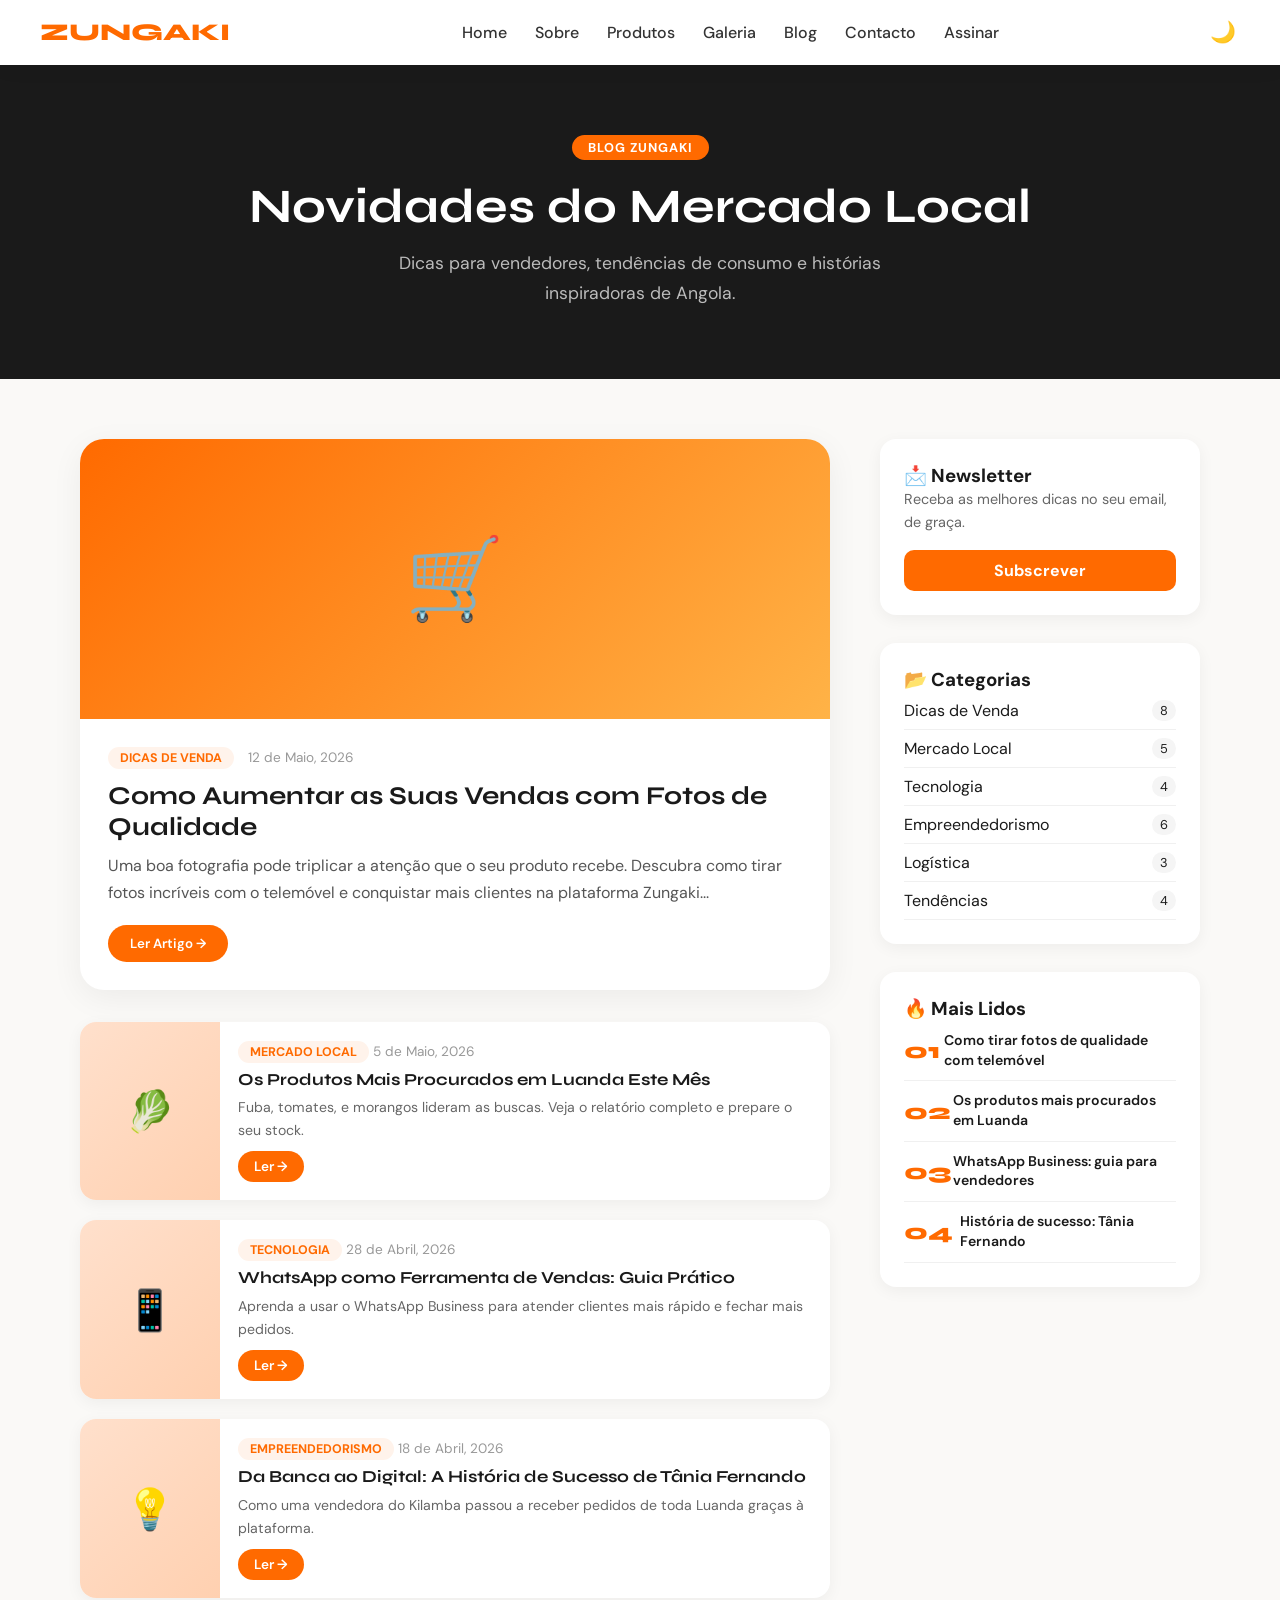
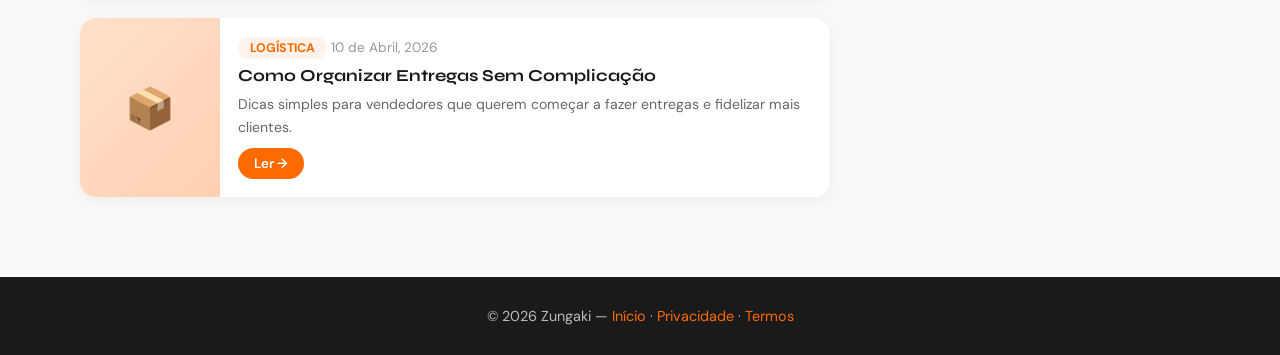
<file: blog.html>
<!DOCTYPE html>
<html lang="pt-AO">
<head>
    <meta charset="UTF-8">
    <meta name="viewport" content="width=device-width, initial-scale=1.0">
    <title>Blog - Zungaki</title>
    <meta name="description" content="Artigos, dicas e novidades do mercado local angolano. Blog oficial da Zungaki.">
    <link rel="preconnect" href="https://fonts.googleapis.com">
    <link href="https://fonts.googleapis.com/css2?family=Syne:wght@700;800&family=DM+Sans:ital,wght@0,400;0,500;0,600;1,400&display=swap" rel="stylesheet">

    <!-- Google Analytics (GA4) -->
    <style>
        * { margin: 0; padding: 0; box-sizing: border-box; }
        body { font-family: 'DM Sans', sans-serif; background: #faf9f7; color: #1a1a1a; }

        header {
            display: flex; justify-content: space-between; align-items: center;
            padding: 18px 40px; background: #fff;
            box-shadow: 0 2px 20px rgba(0,0,0,0.06);
            position: sticky; top: 0; z-index: 10;
        }
        .logo { font-family: 'Syne', sans-serif; font-size: 1.5rem; font-weight: 800; color: #ff6a00; }
        nav a { margin-left: 24px; text-decoration: none; color: #333; font-weight: 500; transition: color 0.2s; }
        nav a:hover { color: #ff6a00; }

        .logo {
      cursor: pointer;
     }

        /* Botão hambúrguer (menu mobile) */
        .menu-toggle {
            display: none;
            flex-direction: column;
            justify-content: space-between;
            width: 26px;
            height: 20px;
            background: none;
            border: none;
            cursor: pointer;
            padding: 0;
            z-index: 20;
        }
        .menu-toggle span {
            display: block;
            height: 3px;
            width: 100%;
            background: #1a1a1a;
            border-radius: 2px;
            transition: all 0.3s ease;
        }
        .menu-toggle.aberto span:nth-child(1) { transform: translateY(8.5px) rotate(45deg); }
        .menu-toggle.aberto span:nth-child(2) { opacity: 0; }
        .menu-toggle.aberto span:nth-child(3) { transform: translateY(-8.5px) rotate(-45deg); }

        /* Botão sol/lua (modo escuro) */
        .dark-toggle {
            background: none;
            border: none;
            font-size: 1.3rem;
            cursor: pointer;
            line-height: 1;
            padding: 4px;
        }

        /* Transições suaves ao trocar de tema */
        body, header, .artigo-destaque, .artigo-card, .sidebar-box, footer {
            transition: background 0.3s ease, color 0.3s ease;
        }

        /* ===== MODO ESCURO ===== */
        body.modo-escuro { background: #14120f; color: #eee; }
        body.modo-escuro header { background: #1e1c18; box-shadow: 0 2px 20px rgba(0,0,0,0.3); }
        body.modo-escuro nav a { color: #eee; }
        body.modo-escuro nav a:hover { color: #ff6a00; }
        body.modo-escuro .menu-toggle span { background: #eee; }

        body.modo-escuro .hero-blog { background: #0f0d0b; }
        body.modo-escuro .hero-blog p { color: #bbb; }

        body.modo-escuro .artigo-destaque,
        body.modo-escuro .artigo-card,
        body.modo-escuro .sidebar-box {
            background: #1e1c18;
            box-shadow: 0 8px 32px rgba(0,0,0,0.3);
        }
        body.modo-escuro .artigo-destaque p,
        body.modo-escuro .artigo-card p,
        body.modo-escuro .texto-extra p {
            color: #ccc;
        }
        body.modo-escuro .tag-cat { background: #3a2b1f; color: #ff9a3c; }
        body.modo-escuro .tag-cat:hover { background: #4a3826; }
        body.modo-escuro .data { color: #999; }

        body.modo-escuro .sidebar h3 { border-bottom-color: #ff6a00; }
        body.modo-escuro .cat-lista li { border-bottom-color: #333; }
        body.modo-escuro .cat-lista li span { background: #3a2b1f; color: #ff9a3c; }
        body.modo-escuro .popular-item { border-bottom-color: #333; }

        body.modo-escuro footer { background: #0f0d0b; }

        .hero-blog {
            background: #1a1a1a;
            color: white;
            text-align: center;
            padding: 70px 40px;
        }
        .hero-blog .tag {
            display: inline-block;
            background: #ff6a00;
            color: white;
            padding: 4px 16px;
            border-radius: 999px;
            font-size: 0.8rem;
            font-weight: 700;
            letter-spacing: 1px;
            text-transform: uppercase;
            margin-bottom: 18px;
        }
        .hero-blog h1 { font-family: 'Syne', sans-serif; font-size: 3rem; margin-bottom: 14px; }
        .hero-blog p { color: #bbb; font-size: 1.1rem; max-width: 520px; margin: 0 auto; line-height: 1.7; }

        /* Blog layout */
        .blog-container {
            max-width: 1200px;
            margin: 0 auto;
            padding: 60px 40px;
            display: grid;
            grid-template-columns: 1fr 320px;
            gap: 50px;
        }

        /* Artigo destaque */
        .artigo-destaque {
            background: white;
            border-radius: 24px;
            overflow: hidden;
            box-shadow: 0 8px 32px rgba(0,0,0,0.06);
            margin-bottom: 32px;
        }
        .artigo-destaque .img-placeholder {
            height: 280px;
            background: linear-gradient(135deg, #ff6a00, #ffb347);
            display: flex; align-items: center; justify-content: center;
            font-size: 5rem;
        }
        .artigo-destaque .corpo { padding: 28px; }
        .artigo-destaque .meta {
            display: flex; gap: 14px; align-items: center;
            margin-bottom: 12px;
        }
        .tag-cat {
            background: #fff3eb;
            color: #ff6a00;
            padding: 3px 12px;
            border-radius: 999px;
            font-size: 0.78rem;
            font-weight: 700;
            text-transform: uppercase;
            cursor: pointer;
            transition: background 0.2s;
        }
        .tag-cat:hover { background: #ffe0cc; }
        .data { color: #999; font-size: 0.85rem; }
        .artigo-destaque h2 {
            font-family: 'Syne', sans-serif;
            font-size: 1.6rem;
            margin-bottom: 10px;
            line-height: 1.2;
        }
        .titulo-clicavel { cursor: pointer; transition: color 0.2s; }
        .titulo-clicavel:hover { color: #ff6a00; }
        .artigo-destaque p { color: #555; line-height: 1.7; margin-bottom: 18px; }
        .btn-ler {
            display: inline-flex; align-items: center; gap: 8px;
            background: #ff6a00; color: white;
            padding: 10px 22px; border-radius: 999px;
            text-decoration: none; font-weight: 600;
            transition: background 0.2s;
            border: none; cursor: pointer;
            font-family: 'DM Sans', sans-serif;
        }
        .btn-ler:hover { background: #e55a00; }

        /* Texto extra (Ler mais) */
        .texto-extra {
            display: none;
            overflow: hidden;
        }
        .texto-extra.aberto { display: block; }
        .artigo-destaque .texto-extra p { color: #555; line-height: 1.7; margin-bottom: 12px; }
        .artigo-card .texto-extra p { color: #666; font-size: 0.88rem; line-height: 1.6; margin-bottom: 10px; }

        /* Lista de artigos */
        .artigo-card {
            background: white; border-radius: 16px;
            overflow: hidden; display: flex; gap: 0;
            box-shadow: 0 4px 16px rgba(0,0,0,0.05);
            margin-bottom: 20px; flex-direction: row;
        }
        .artigo-card .card-img {
            width: 140px; flex-shrink: 0;
            background: linear-gradient(135deg, #ffe0cc, #ffd0b0);
            display: flex; align-items: center; justify-content: center;
            font-size: 2.5rem;
        }
        .artigo-card .card-corpo { padding: 18px; }
        .artigo-card h3 { font-family: 'Syne', sans-serif; font-size: 1.05rem; margin: 8px 0 6px; line-height: 1.3; }
        .artigo-card p { color: #666; font-size: 0.88rem; line-height: 1.6; }
        .artigo-card .btn-ler { padding: 7px 16px; font-size: 0.85rem; margin-top: 10px; }

        /* Sidebar */
        .sidebar h3 {
            font-family: 'Syne', sans-serif;
            font-size: 1.1rem;
            margin-bottom: 16px;
            padding-bottom: 10px;
            border-bottom: 2px solid #ff6a00;
        }

        .sidebar-box {
            background: white;
            border-radius: 16px;
            padding: 24px;
            box-shadow: 0 4px 16px rgba(0,0,0,0.05);
            margin-bottom: 28px;
        }

        /* Newsletter na sidebar */
        .newsletter-form input {
            width: 100%;
            padding: 10px 14px;
            border: 1px solid #ddd;
            border-radius: 10px;
            font-family: 'DM Sans', sans-serif;
            font-size: 0.9rem;
            margin-bottom: 10px;
            outline: none;
        }
        .newsletter-form input:focus { border-color: #ff6a00; }
        .newsletter-form button {
            width: 100%; padding: 10px;
            background: #ff6a00; color: white;
            border: none; border-radius: 10px;
            font-weight: 700; cursor: pointer;
            font-family: 'DM Sans', sans-serif;
            transition: background 0.2s;
        }
        .newsletter-form button:hover { background: #e55a00; }

        /* Categorias lista */
        .cat-lista { list-style: none; }
        .cat-lista li {
            display: flex; justify-content: space-between;
            padding: 8px 0;
            border-bottom: 1px solid #f0f0f0;
            cursor: pointer; transition: color 0.2s;
        }
        .cat-lista li:hover { color: #ff6a00; }
        .cat-lista li span { background: #f5f5f5; padding: 2px 8px; border-radius: 999px; font-size: 0.8rem; }

        /* Posts populares */
        .popular-item {
            display: flex; gap: 12px; align-items: center;
            padding: 10px 0; border-bottom: 1px solid #f0f0f0;
        }
        .popular-num {
            font-family: 'Syne', sans-serif;
            font-size: 1.4rem; color: #ff6a00; font-weight: 800;
            min-width: 28px;
        }
        .popular-titulo { font-size: 0.88rem; font-weight: 600; line-height: 1.4; cursor: pointer; }
        .popular-titulo:hover { color: #ff6a00; }

        footer {
            background: #1a1a1a; color: #bbb;
            text-align: center; padding: 30px;
            font-size: 0.9rem;
        }
        footer a { color: #ff6a00; text-decoration: none; }

        @media (max-width: 900px) {
            .blog-container { grid-template-columns: 1fr; }
            .hero-blog h1 { font-size: 2rem; }
        }
        @media (max-width: 768px) {
            .menu-toggle { display: flex; }

            nav {
                display: flex;
                position: fixed;
                top: 65px;
                left: 0;
                right: 0;
                background: #fff;
                flex-direction: column;
                align-items: stretch;
                padding: 0 24px;
                box-shadow: 0 8px 20px rgba(0,0,0,0.08);
                max-height: 0;
                overflow: hidden;
                transition: max-height 0.3s ease, padding 0.3s ease;
            }
            nav.aberto {
                max-height: 400px;
                padding: 10px 24px 20px;
            }
            nav a {
                margin-left: 0;
                padding: 12px 0;
                width: 100%;
                border-bottom: 1px solid #f0f0f0;
            }

            body.modo-escuro nav {
                background: #1e1c18;
                box-shadow: 0 8px 20px rgba(0,0,0,0.3);
            }
            body.modo-escuro nav a {
                border-bottom-color: #333;
            }
        }
        @media (max-width: 600px) {
            header { padding: 14px 20px; }
            .blog-container { padding: 30px 20px; }
            .artigo-card { flex-direction: column; }
            .artigo-card .card-img { width: 100%; height: 120px; }
        }
    </style>
    <script defer src="analytics.js"></script>
</head>
<body>

<header>
   <div class="logo" onclick="window.location.href='index.html'">ZUNGAKI</div>

    <button id="menu-toggle" class="menu-toggle" aria-label="Abrir menu" aria-expanded="false" aria-controls="nav-menu">
        <span></span>
        <span></span>
        <span></span>
    </button>

    <nav id="nav-menu" aria-label="Menu principal">
        <a href="index.html">Home</a>
        <a href="index.html#sobre">Sobre</a>
        <a href="produtos.html">Produtos</a>
        <a href="galeria.html">Galeria</a>
        <a href="blog.html">Blog</a>
        <a href="index.html#contacto">Contacto</a>
        <a href="login.html">Assinar</a>
    </nav>

    <button id="dark-mode-toggle" class="dark-toggle" aria-label="Ativar modo escuro">🌙</button>
</header>

<section class="hero-blog">
    <div class="tag">Blog Zungaki</div>
    <h1>Novidades do Mercado Local</h1>
    <p>Dicas para vendedores, tendências de consumo e histórias inspiradoras de Angola.</p>
</section>

<div class="blog-container">
    <!-- Coluna principal -->
    <main>
        <!-- Artigo em destaque -->
        <article class="artigo-destaque" id="artigo-fotos">
            <div class="img-placeholder">🛒</div>
            <div class="corpo">
                <div class="meta">
                    <span class="tag-cat">Dicas de Venda</span>
                    <span class="data">12 de Maio, 2026</span>
                </div>
                <h2 class="titulo-clicavel">Como Aumentar as Suas Vendas com Fotos de Qualidade</h2>
                <p>Uma boa fotografia pode triplicar a atenção que o seu produto recebe. Descubra como tirar fotos incríveis com o telemóvel e conquistar mais clientes na plataforma Zungaki...</p>
                <div class="texto-extra">
                    <p>Comece por usar luz natural: fotografe perto de uma janela ou ao ar livre, evitando o flash direto, que costuma criar sombras duras e distorcer as cores do produto.</p>
                    <p>Escolha um fundo neutro e limpo, sem objetos a distrair a atenção, e tire várias fotos de ângulos diferentes para o cliente perceber bem o tamanho e a qualidade.</p>
                    <p>Por fim, edite o essencial: ajuste o brilho e o contraste sem exagerar, para a foto continuar a representar fielmente o que está a vender.</p>
                </div>
                <button type="button" class="btn-ler">Ler Artigo →</button>
            </div>
        </article>

        <!-- Artigos lista -->
        <article class="artigo-card" id="artigo-produtos">
            <div class="card-img">🥬</div>
            <div class="card-corpo">
                <div class="meta">
                    <span class="tag-cat">Mercado Local</span>
                    <span class="data">5 de Maio, 2026</span>
                </div>
                <h3 class="titulo-clicavel">Os Produtos Mais Procurados em Luanda Este Mês</h3>
                <p>Fuba, tomates, e morangos lideram as buscas. Veja o relatório completo e prepare o seu stock.</p>
                <div class="texto-extra">
                    <p>Além destes três, batata-doce e cebola também tiveram procura crescente, sobretudo nos bairros do Kilamba e Talatona.</p>
                    <p>A recomendação para vendedores é reforçar o stock destes itens no início da semana, que é quando o volume de pedidos costuma ser maior.</p>
                </div>
                <button type="button" class="btn-ler">Ler →</button>
            </div>
        </article>

        <article class="artigo-card" id="artigo-whatsapp">
            <div class="card-img">📱</div>
            <div class="card-corpo">
                <div class="meta">
                    <span class="tag-cat">Tecnologia</span>
                    <span class="data">28 de Abril, 2026</span>
                </div>
                <h3 class="titulo-clicavel">WhatsApp como Ferramenta de Vendas: Guia Prático</h3>
                <p>Aprenda a usar o WhatsApp Business para atender clientes mais rápido e fechar mais pedidos.</p>
                <div class="texto-extra">
                    <p>Configure respostas automáticas para as perguntas mais comuns, como horário de funcionamento e formas de pagamento, para ganhar tempo no atendimento.</p>
                    <p>Use o catálogo do WhatsApp Business para organizar os seus produtos com fotos e preços, facilitando a vida de quem só quer escolher e encomendar.</p>
                </div>
                <button type="button" class="btn-ler">Ler →</button>
            </div>
        </article>

        <article class="artigo-card" id="artigo-tania">
            <div class="card-img">💡</div>
            <div class="card-corpo">
                <div class="meta">
                    <span class="tag-cat">Empreendedorismo</span>
                    <span class="data">18 de Abril, 2026</span>
                </div>
                <h3 class="titulo-clicavel">Da Banca ao Digital: A História de Sucesso de Tânia Fernando</h3>
                <p>Como uma vendedora do Kilamba passou a receber pedidos de toda Luanda graças à plataforma.</p>
                <div class="texto-extra">
                    <p>Tânia começou a vender frutas numa pequena banca de bairro e decidiu experimentar a Zungaki para chegar a mais clientes sem precisar de aumentar o espaço físico.</p>
                    <p>Em poucos meses, os pedidos passaram a chegar de vários pontos de Luanda, e hoje ela já organiza entregas semanais com a ajuda de um familiar.</p>
                </div>
                <button type="button" class="btn-ler">Ler →</button>
            </div>
        </article>

        <article class="artigo-card" id="artigo-logistica">
            <div class="card-img">📦</div>
            <div class="card-corpo">
                <div class="meta">
                    <span class="tag-cat">Logística</span>
                    <span class="data">10 de Abril, 2026</span>
                </div>
                <h3 class="titulo-clicavel">Como Organizar Entregas Sem Complicação</h3>
                <p>Dicas simples para vendedores que querem começar a fazer entregas e fidelizar mais clientes.</p>
                <div class="texto-extra">
                    <p>Defina zonas de entrega fixas por dia da semana, assim consegue agrupar vários pedidos na mesma rota e poupar tempo e combustível.</p>
                    <p>Combine sempre um horário aproximado com o cliente e avise por WhatsApp quando a encomenda estiver a caminho — isso reduz muito as reclamações.</p>
                </div>
                <button type="button" class="btn-ler">Ler →</button>
            </div>
        </article>
    </main>

    <!-- Sidebar -->
    <aside>
        <!-- Newsletter -->
        <div class="sidebar-box">
            <h3>📩 Newsletter</h3>
            <p style="color:#666; font-size:.9rem; margin-bottom:16px; line-height:1.6;">Receba as melhores dicas no seu email, de graça.</p>
            <a href="newsletter.html" style="display:block; text-align:center; background:#ff6a00; color:#fff; padding:10px; border-radius:10px; font-weight:700; text-decoration:none;">Subscrever</a>
        </div>

        <!-- Categorias -->
        <div class="sidebar-box">
            <h3>📂 Categorias</h3>
            <ul class="cat-lista">
                <li>Dicas de Venda <span>8</span></li>
                <li>Mercado Local <span>5</span></li>
                <li>Tecnologia <span>4</span></li>
                <li>Empreendedorismo <span>6</span></li>
                <li>Logística <span>3</span></li>
                <li>Tendências <span>4</span></li>
            </ul>
        </div>

        <!-- Populares -->
        <div class="sidebar-box">
            <h3>🔥 Mais Lidos</h3>
            <div class="popular-item">
                <span class="popular-num">01</span>
                <span class="popular-titulo" data-alvo="artigo-fotos">Como tirar fotos de qualidade com telemóvel</span>
            </div>
            <div class="popular-item">
                <span class="popular-num">02</span>
                <span class="popular-titulo" data-alvo="artigo-produtos">Os produtos mais procurados em Luanda</span>
            </div>
            <div class="popular-item">
                <span class="popular-num">03</span>
                <span class="popular-titulo" data-alvo="artigo-whatsapp">WhatsApp Business: guia para vendedores</span>
            </div>
            <div class="popular-item">
                <span class="popular-num">04</span>
                <span class="popular-titulo" data-alvo="artigo-tania">História de sucesso: Tânia Fernando</span>
            </div>
        </div>
    </aside>
</div>

<footer>
    <p>© 2026 Zungaki — <a href="index.html">Início</a> · <a href="politica-privacidade.html">Privacidade</a> · <a href="termos.html">Termos</a></p>
</footer>

<script>
    const menuToggle = document.getElementById('menu-toggle');
    const navMenu = document.getElementById('nav-menu');

    menuToggle.addEventListener('click', () => {
        const aberto = navMenu.classList.toggle('aberto');
        menuToggle.classList.toggle('aberto');
        menuToggle.setAttribute('aria-expanded', aberto);
    });

    document.querySelectorAll('#nav-menu a').forEach(link => {
        link.addEventListener('click', () => {
            navMenu.classList.remove('aberto');
            menuToggle.classList.remove('aberto');
            menuToggle.setAttribute('aria-expanded', 'false');
        });
    });

    // Expandir/recolher texto do artigo (botão "Ler mais" e título)
    function alternarArtigo(container, forcarAbrir) {
        if (!container) return;
        const extra = container.querySelector('.texto-extra');
        const botao = container.querySelector('.btn-ler');
        if (!extra || !botao) return;

        if (botao.dataset.textoFechado === undefined) {
            botao.dataset.textoFechado = botao.textContent.trim();
        }

        const deveAbrir = typeof forcarAbrir === 'boolean' ? forcarAbrir : !extra.classList.contains('aberto');
        extra.classList.toggle('aberto', deveAbrir);
        botao.textContent = deveAbrir ? 'Ler Menos ↑' : botao.dataset.textoFechado;
        return deveAbrir;
    }

    document.querySelectorAll('.btn-ler').forEach(botao => {
        botao.addEventListener('click', () => {
            alternarArtigo(botao.closest('.corpo, .card-corpo'));
        });
    });

    document.querySelectorAll('.titulo-clicavel').forEach(titulo => {
        titulo.addEventListener('click', () => {
            alternarArtigo(titulo.closest('.corpo, .card-corpo'));
        });
    });

    document.querySelectorAll('.tag-cat').forEach(tag => {
        tag.addEventListener('click', () => {
            alternarArtigo(tag.closest('.corpo, .card-corpo'), true);
        });
    });

    document.querySelectorAll('.popular-titulo').forEach(item => {
        item.addEventListener('click', () => {
            const artigo = document.getElementById(item.dataset.alvo);
            if (!artigo) return;

            const container = artigo.querySelector('.corpo, .card-corpo');
            alternarArtigo(container, true);
            artigo.scrollIntoView({ behavior: 'smooth', block: 'center' });
        });
    });

    // Modo escuro
    const darkToggle = document.getElementById('dark-mode-toggle');

    function aplicarModoEscuro(ativo) {
        document.body.classList.toggle('modo-escuro', ativo);
        darkToggle.textContent = ativo ? '☀️' : '🌙';
        darkToggle.setAttribute('aria-label', ativo ? 'Ativar modo claro' : 'Ativar modo escuro');
        localStorage.setItem('zungaki-modo-escuro', ativo ? '1' : '0');
    }

    aplicarModoEscuro(localStorage.getItem('zungaki-modo-escuro') === '1');

    darkToggle.addEventListener('click', () => {
        aplicarModoEscuro(!document.body.classList.contains('modo-escuro'));
    });
</script>

</body>
</html>
</file>
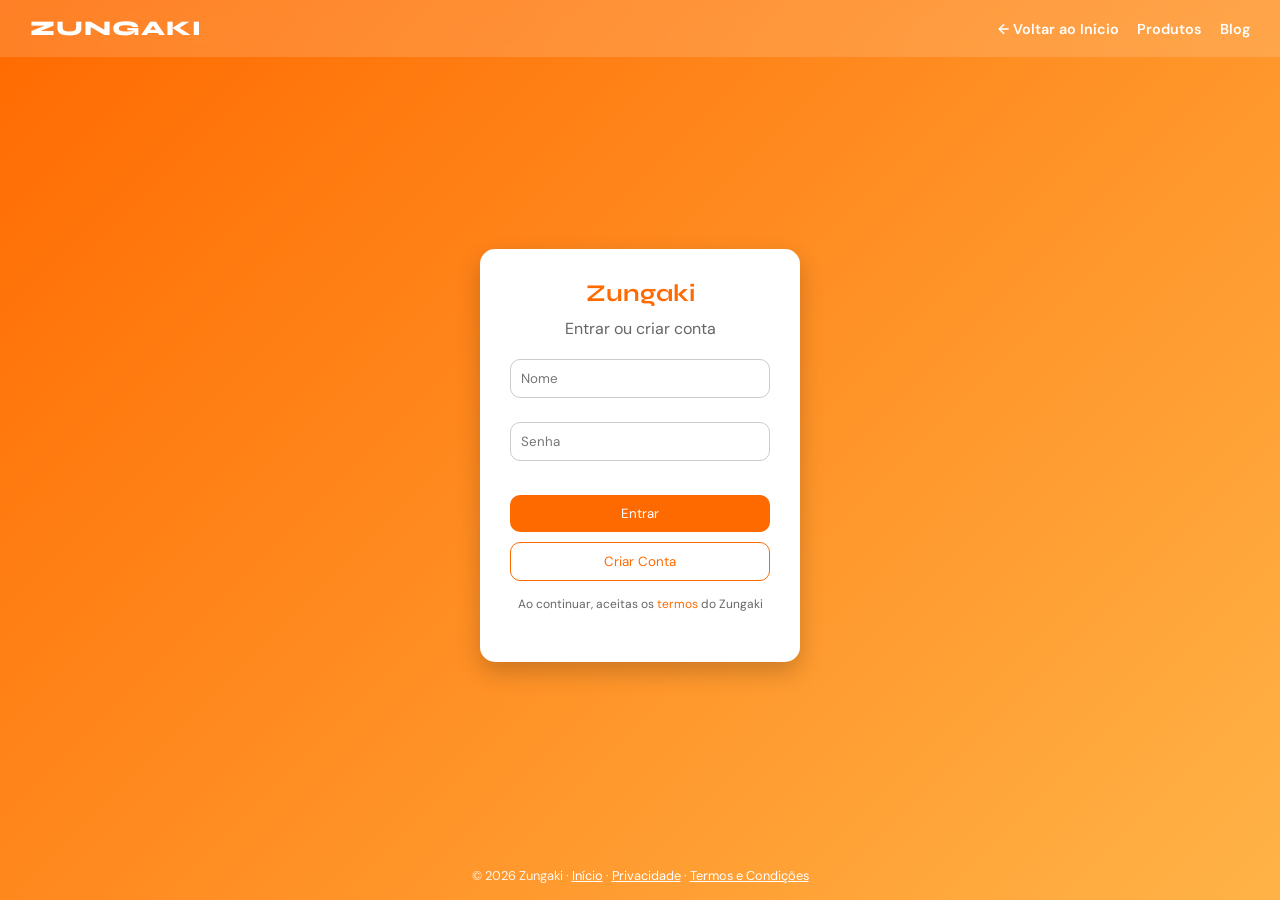
<file: login.html>
<!DOCTYPE html>
<html lang="pt-AO">
<head>
    <meta charset="UTF-8">
    <meta name="viewport" content="width=device-width, initial-scale=1.0">
    <title>Login - Zungaki</title>
    <meta name="description" content="Acesse sua conta Zungaki e gerencie anúncios de produtos locais com facilidade e segurança.">
    <link rel="stylesheet" href="login.css">

    <!-- Google Analytics (GA4) -->
    <script defer src="analytics.js"></script>
</head>
<body>

<header>
    <div class="logo" onclick="window.location.href='index.html'">ZUNGAKI</div>
    <nav>
        <a href="index.html">← Voltar ao Início</a>
        <a href="produtos.html">Produtos</a>
        <a href="blog.html">Blog</a>
    </nav>
</header>

<main class="login-container">

    <div class="login-box">

        <h2 id="titulo-form">Zungaki</h2>
        <p id="subtitulo-form">Entrar ou criar conta</p>

        <!-- Formulário de ENTRAR -->
        <form id="form-entrar" novalidate>
            <input type="text" id="l-nome" placeholder="Nome">
            <span class="erro" id="erro-l-nome"></span>

            <input type="password" id="l-senha" placeholder="Senha">
            <span class="erro" id="erro-l-senha"></span>

            <button type="submit">Entrar</button>
            <button type="button" class="secundario" onclick="mostrarCriarConta()">Criar Conta</button>

            <div class="msg-sucesso" id="entrar-sucesso">Login efetuado com sucesso! A redirecionar...</div>
        </form>

        <!-- Formulário de CRIAR CONTA (oculto por padrão) -->
        <form id="form-registar" novalidate style="display:none;">
            <input type="text" id="r-nome" placeholder="Nome completo">
            <span class="erro" id="erro-r-nome"></span>

            <input type="email" id="r-email" placeholder="Email">
            <span class="erro" id="erro-r-email"></span>

            <input type="password" id="r-senha" placeholder="Senha (mín. 6 caracteres)">
            <span class="erro" id="erro-r-senha"></span>

            <input type="password" id="r-confirmar" placeholder="Confirmar senha">
            <span class="erro" id="erro-r-confirmar"></span>

            <button type="submit">Registar</button>
            <button type="button" class="secundario" onclick="mostrarEntrar()">Já tenho conta</button>

            <div class="msg-sucesso" id="registar-sucesso">Conta criada com sucesso! Pode agora entrar.</div>
        </form>

        <p class="info">Ao continuar, aceitas os <a href="termos.html">termos</a> do Zungaki</p>

    </div>

</main>

<footer>
    <p>© 2026 Zungaki · <a href="index.html">Início</a> · <a href="politica-privacidade.html">Privacidade</a> · <a href="termos.html">Termos e Condições</a></p>
</footer>

<script src="Script.js"></script>
<script>
    /* =========================================================
       VALIDAÇÃO PRÓPRIA DO FORMULÁRIO DE LOGIN / REGISTO
       (reutiliza campoVazio() e emailValido() já definidas em Script.js)
    ========================================================= */

    function senhaValida(valor) {
        return valor.length >= 6;
    }

    /* --- Alternar entre os dois formulários --- */
    function mostrarCriarConta() {
        document.getElementById('form-entrar').style.display = 'none';
        document.getElementById('form-registar').style.display = 'block';
        document.getElementById('titulo-form').textContent = 'Criar Conta';
        document.getElementById('subtitulo-form').textContent = 'Junte-se à Zungaki em poucos segundos';
    }

    function mostrarEntrar() {
        document.getElementById('form-registar').style.display = 'none';
        document.getElementById('form-entrar').style.display = 'block';
        document.getElementById('titulo-form').textContent = 'Zungaki';
        document.getElementById('subtitulo-form').textContent = 'Entrar ou criar conta';
    }

    /* --- Formulário: Entrar --- */
    document.getElementById('form-entrar').addEventListener('submit', function (evento) {
        evento.preventDefault();

        var nome = document.getElementById('l-nome').value;
        var senha = document.getElementById('l-senha').value;
        var valido = true;

        mostrarErro('erro-l-nome', '');
        mostrarErro('erro-l-senha', '');

        if (campoVazio(nome)) {
            mostrarErro('erro-l-nome', 'Insira o seu nome.');
            valido = false;
        }
        if (campoVazio(senha)) {
            mostrarErro('erro-l-senha', 'Insira a sua senha.');
            valido = false;
        } else if (!senhaValida(senha)) {
            mostrarErro('erro-l-senha', 'A senha deve ter pelo menos 6 caracteres.');
            valido = false;
        }

        if (!valido) return;

        var sucesso = document.getElementById('entrar-sucesso');
        sucesso.classList.add('visivel');
        setTimeout(function () {
            window.location.href = 'index.html';
        }, 1200);
    });

    /* --- Formulário: Registar --- */
    document.getElementById('form-registar').addEventListener('submit', function (evento) {
        evento.preventDefault();

        var nome = document.getElementById('r-nome').value;
        var email = document.getElementById('r-email').value;
        var senha = document.getElementById('r-senha').value;
        var confirmar = document.getElementById('r-confirmar').value;
        var valido = true;

        mostrarErro('erro-r-nome', '');
        mostrarErro('erro-r-email', '');
        mostrarErro('erro-r-senha', '');
        mostrarErro('erro-r-confirmar', '');

        if (campoVazio(nome)) {
            mostrarErro('erro-r-nome', 'Insira o seu nome.');
            valido = false;
        }
        if (campoVazio(email)) {
            mostrarErro('erro-r-email', 'Insira o seu email.');
            valido = false;
        } else if (!emailValido(email)) {
            mostrarErro('erro-r-email', 'Insira um email válido.');
            valido = false;
        }
        if (campoVazio(senha)) {
            mostrarErro('erro-r-senha', 'Crie uma senha.');
            valido = false;
        } else if (!senhaValida(senha)) {
            mostrarErro('erro-r-senha', 'A senha deve ter pelo menos 6 caracteres.');
            valido = false;
        }
        if (campoVazio(confirmar)) {
            mostrarErro('erro-r-confirmar', 'Confirme a sua senha.');
            valido = false;
        } else if (confirmar !== senha) {
            mostrarErro('erro-r-confirmar', 'As senhas não coincidem.');
            valido = false;
        }

        if (!valido) return;

        var sucesso = document.getElementById('registar-sucesso');
        sucesso.classList.add('visivel');
        setTimeout(function () {
            document.getElementById('form-registar').reset();
            mostrarEntrar();
        }, 1500);
    });
</script>

</body>
</html>
</file>
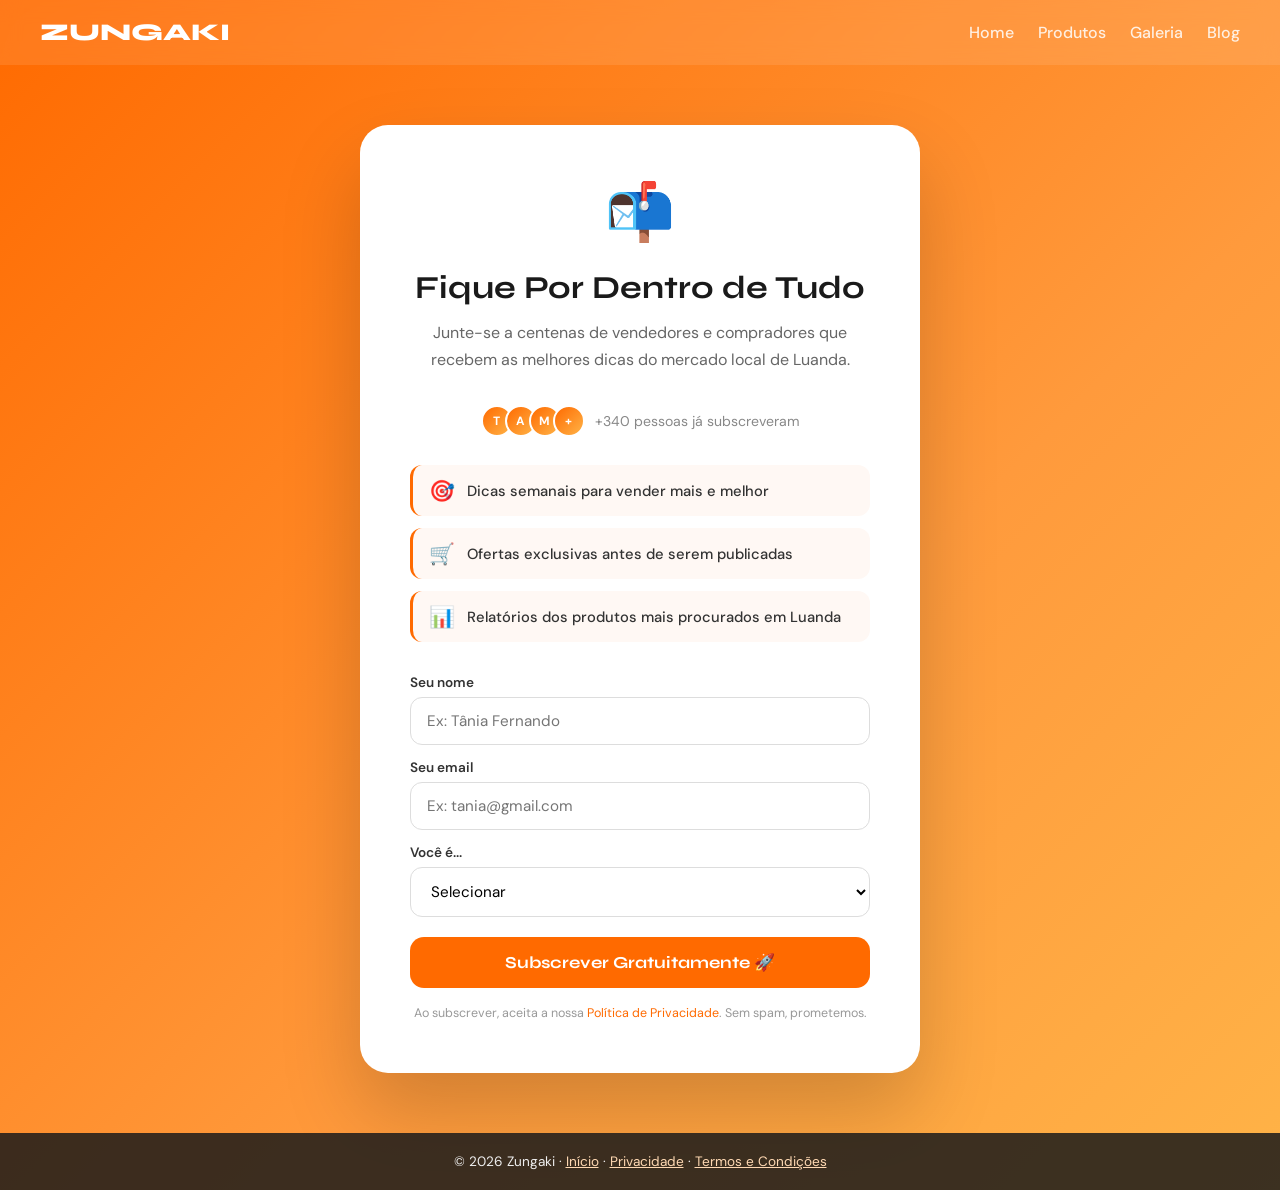
<file: newsletter.html>
<!DOCTYPE html>
<html lang="pt-AO">
<head>
    <meta charset="UTF-8">
    <meta name="viewport" content="width=device-width, initial-scale=1.0">
    <title>Newsletter - Zungaki</title>
    <meta name="description" content="Subscreva a newsletter da Zungaki e receba dicas, ofertas exclusivas e novidades do mercado local.">
    <link rel="preconnect" href="https://fonts.googleapis.com">
    <link href="https://fonts.googleapis.com/css2?family=Syne:wght@700;800&family=DM+Sans:wght@400;500;600&display=swap" rel="stylesheet">

    <!-- Google Analytics (GA4) -->
    <style>
        * { margin: 0; padding: 0; box-sizing: border-box; }
        body {
            font-family: 'DM Sans', sans-serif;
            min-height: 100vh;
            background: linear-gradient(135deg, #ff6a00 0%, #ff9a3c 60%, #ffb347 100%);
            display: flex; flex-direction: column;
        }

        header {
            display: flex; justify-content: space-between; align-items: center;
            padding: 18px 40px; background: rgba(255,255,255,0.1);
            backdrop-filter: blur(10px);
        }
        .logo { font-family: 'Syne', sans-serif; font-size: 1.5rem; font-weight: 800; color: white; }
        nav a { margin-left: 20px; text-decoration: none; color: rgba(255,255,255,0.85); font-weight: 500; }
        nav a:hover { color: white; }

        .hero {
            flex: 1; display: flex;
            align-items: center; justify-content: center;
            padding: 60px 20px;
        }

        .card {
            background: white;
            border-radius: 28px;
            padding: 50px;
            max-width: 560px;
            width: 100%;
            box-shadow: 0 40px 80px rgba(0,0,0,0.18);
            text-align: center;
        }

        .icone { font-size: 3.5rem; margin-bottom: 20px; }

        .card h1 {
            font-family: 'Syne', sans-serif;
            font-size: 2rem;
            color: #1a1a1a;
            margin-bottom: 12px;
        }
        .card .subtitulo {
            color: #666;
            line-height: 1.7;
            margin-bottom: 32px;
            font-size: 1rem;
        }

        /* Benefícios */
        .beneficios {
            display: flex;
            flex-direction: column;
            gap: 12px;
            margin-bottom: 32px;
            text-align: left;
        }
        .beneficio {
            display: flex;
            align-items: center;
            gap: 12px;
            padding: 12px 16px;
            background: #fff8f4;
            border-radius: 12px;
            border-left: 3px solid #ff6a00;
        }
        .beneficio .emoji { font-size: 1.3rem; }
        .beneficio p { font-size: 0.92rem; color: #333; font-weight: 500; }

        /* Form */
        .form-group { margin-bottom: 14px; text-align: left; }
        .form-group label { display: block; font-size: 0.85rem; font-weight: 600; color: #333; margin-bottom: 6px; }
        .form-group input, .form-group select {
            width: 100%;
            padding: 13px 16px;
            border: 1.5px solid #ddd;
            border-radius: 12px;
            font-family: 'DM Sans', sans-serif;
            font-size: 0.95rem;
            outline: none;
            transition: border-color 0.2s;
            background: white;
        }
        .form-group input:focus, .form-group select:focus { border-color: #ff6a00; }

        .btn-submit {
            width: 100%;
            padding: 15px;
            background: #ff6a00;
            color: white;
            border: none;
            border-radius: 14px;
            font-family: 'Syne', sans-serif;
            font-size: 1.05rem;
            font-weight: 700;
            cursor: pointer;
            transition: background 0.2s, transform 0.2s;
            margin-top: 6px;
        }
        .btn-submit:hover { background: #e55a00; transform: translateY(-1px); }

        .privacidade {
            font-size: 0.78rem;
            color: #999;
            margin-top: 16px;
            line-height: 1.5;
        }
        .privacidade a { color: #ff6a00; text-decoration: none; }

        /* Sucesso */
        .sucesso {
            display: none;
            text-align: center;
            padding: 20px;
        }
        .sucesso .check { font-size: 4rem; margin-bottom: 16px; }
        .sucesso h2 { font-family: 'Syne', sans-serif; color: #ff6a00; margin-bottom: 10px; }
        .sucesso p { color: #666; line-height: 1.6; }

        /* Contador social */
        .social-proof {
            display: flex; align-items: center; justify-content: center;
            gap: 10px; margin-bottom: 28px;
            color: #888; font-size: 0.88rem;
        }
        .avatares { display: flex; }
        .avatar {
            width: 32px; height: 32px;
            border-radius: 50%; border: 2px solid white;
            background: linear-gradient(135deg, #ff6a00, #ffb347);
            display: flex; align-items: center; justify-content: center;
            font-size: 0.75rem; color: white; font-weight: 700;
            margin-left: -8px;
        }
        .avatar:first-child { margin-left: 0; }

        @media (max-width: 600px) {
            .card { padding: 32px 24px; }
            header { padding: 14px 20px; }
            nav { display: none; }
        }

        /* ===== RODAPÉ ===== */
        footer {
            background: rgba(26,26,26,0.85);
            color: #eee;
            text-align: center;
            padding: 20px;
            font-size: 0.85rem;
        }
        footer a { color: #ffd9b3; text-decoration: underline; }
    </style>
    <script defer src="analytics.js"></script>
</head>
<body>

<header>
    <div class="logo">ZUNGAKI</div>
    <nav>
        <a href="index.html">Home</a>
        <a href="produtos.html">Produtos</a>
        <a href="galeria.html">Galeria</a>
        <a href="blog.html">Blog</a>
    </nav>
</header>

<section class="hero">
    <div class="card" id="form-card">
        <div class="icone">📬</div>
        <h1>Fique Por Dentro de Tudo</h1>
        <p class="subtitulo">Junte-se a centenas de vendedores e compradores que recebem as melhores dicas do mercado local de Luanda.</p>

        <div class="social-proof">
            <div class="avatares">
                <div class="avatar">T</div>
                <div class="avatar">A</div>
                <div class="avatar">M</div>
                <div class="avatar">+</div>
            </div>
            <span>+340 pessoas já subscreveram</span>
        </div>

        <div class="beneficios">
            <div class="beneficio">
                <span class="emoji">🎯</span>
                <p>Dicas semanais para vender mais e melhor</p>
            </div>
            <div class="beneficio">
                <span class="emoji">🛒</span>
                <p>Ofertas exclusivas antes de serem publicadas</p>
            </div>
            <div class="beneficio">
                <span class="emoji">📊</span>
                <p>Relatórios dos produtos mais procurados em Luanda</p>
            </div>
        </div>

        <div class="form-group">
            <label for="nome">Seu nome</label>
            <input type="text" id="nome" placeholder="Ex: Tânia Fernando">
        </div>
        <div class="form-group">
            <label for="email">Seu email</label>
            <input type="email" id="email" placeholder="Ex: tania@gmail.com">
        </div>
        <div class="form-group">
            <label for="tipo">Você é...</label>
            <select id="tipo">
                <option value="">Selecionar</option>
                <option value="vendedor">Vendedor / Zungueira</option>
                <option value="comprador">Comprador</option>
                <option value="ambos">Ambos</option>
            </select>
        </div>

        <button class="btn-submit" onclick="subscrever()">Subscrever Gratuitamente 🚀</button>
        <p class="privacidade">Ao subscrever, aceita a nossa <a href="politica-privacidade.html">Política de Privacidade</a>. Sem spam, prometemos.</p>
    </div>

    <!-- Estado de sucesso (oculto) -->
    <div class="card sucesso" id="sucesso-card">
        <div class="check">🎉</div>
        <h2>Subscrito com Sucesso!</h2>
        <p>Obrigado! Vai receber o nosso próximo email em breve. Bem-vindo à família Zungaki.</p>
        <br>
        <a href="index.html" style="color:#ff6a00; font-weight:600; text-decoration:none;">← Voltar ao Início</a>
    </div>
</section>

<footer>
    <p>© 2026 Zungaki · <a href="index.html">Início</a> · <a href="politica-privacidade.html">Privacidade</a> · <a href="termos.html">Termos e Condições</a></p>
</footer>

<script>
    function subscrever() {
        const nome = document.getElementById('nome').value.trim();
        const email = document.getElementById('email').value.trim();
        if (!nome || !email) {
            alert('Por favor preencha o nome e o email.');
            return;
        }
        if (!email.includes('@')) {
            alert('Por favor insira um email válido.');
            return;
        }
        document.getElementById('form-card').style.display = 'none';
        document.getElementById('sucesso-card').style.display = 'block';
    }
</script>

</body>
</html>
</file>
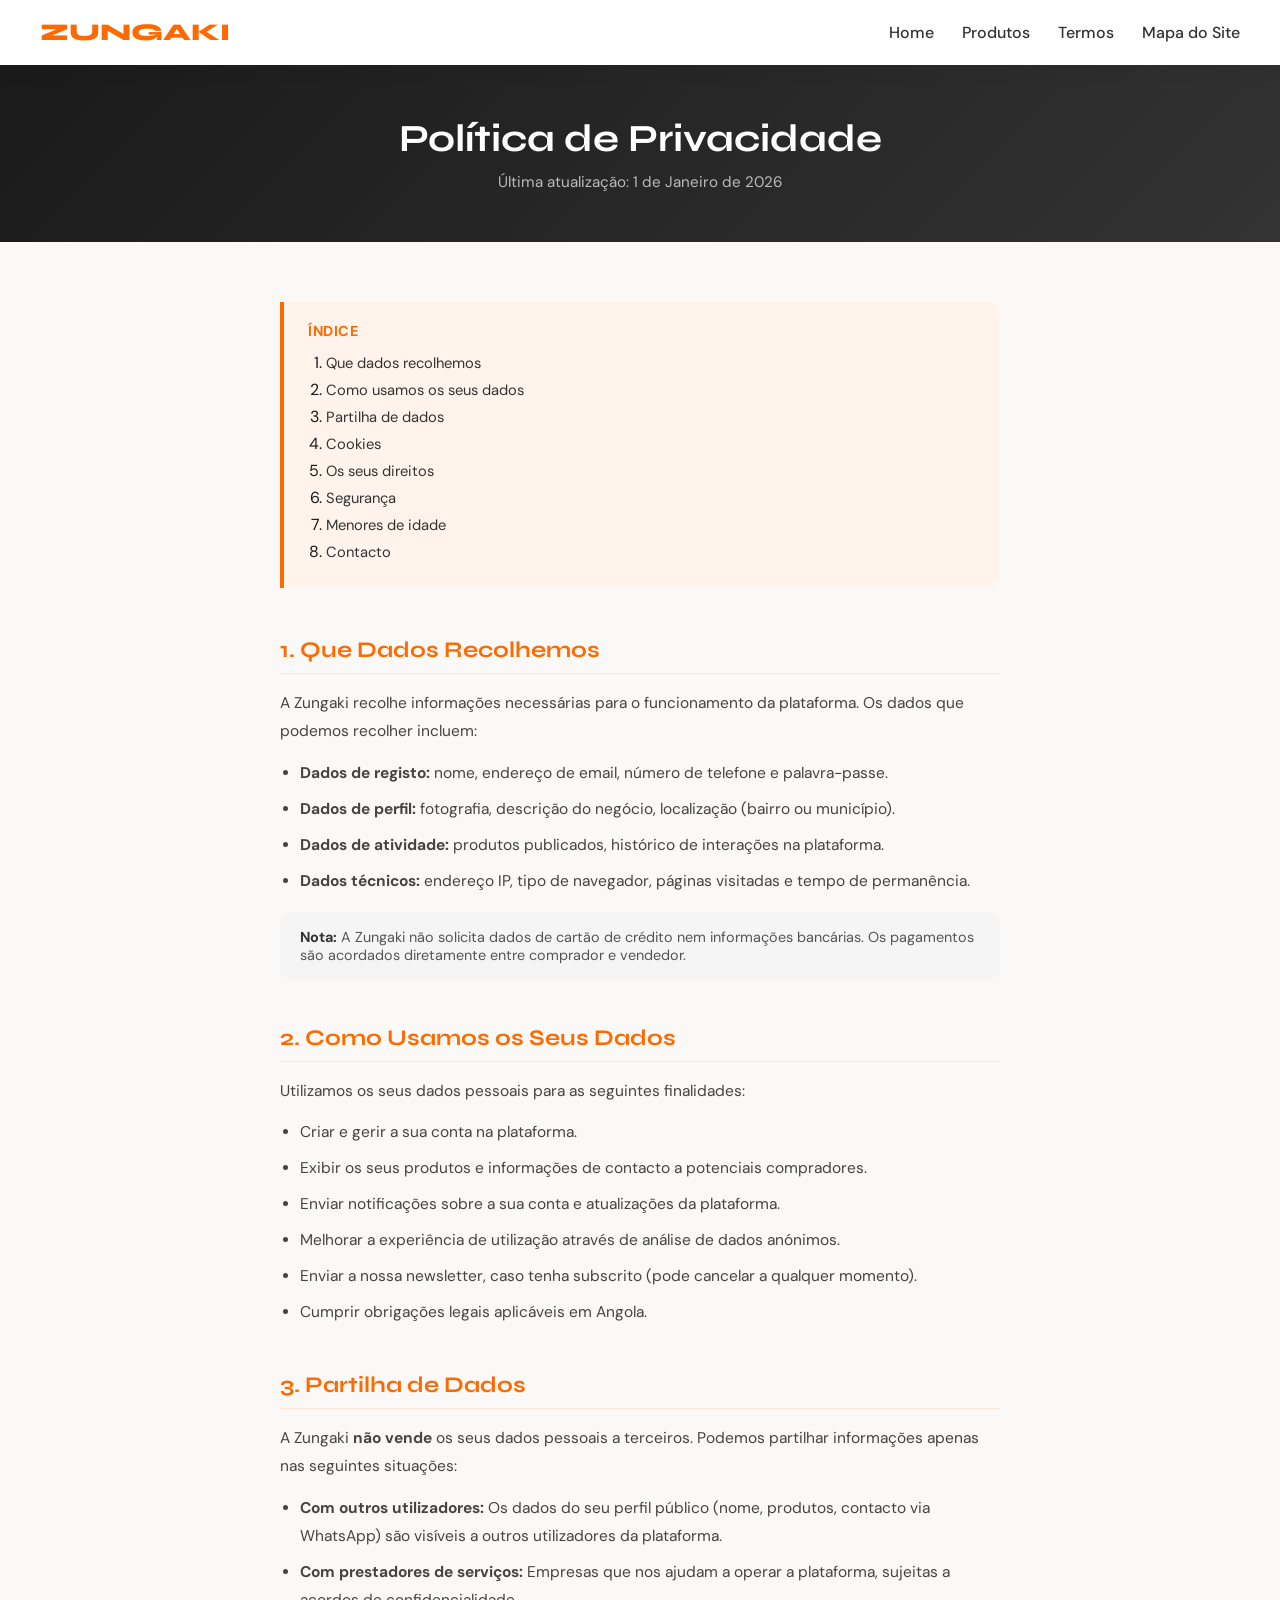
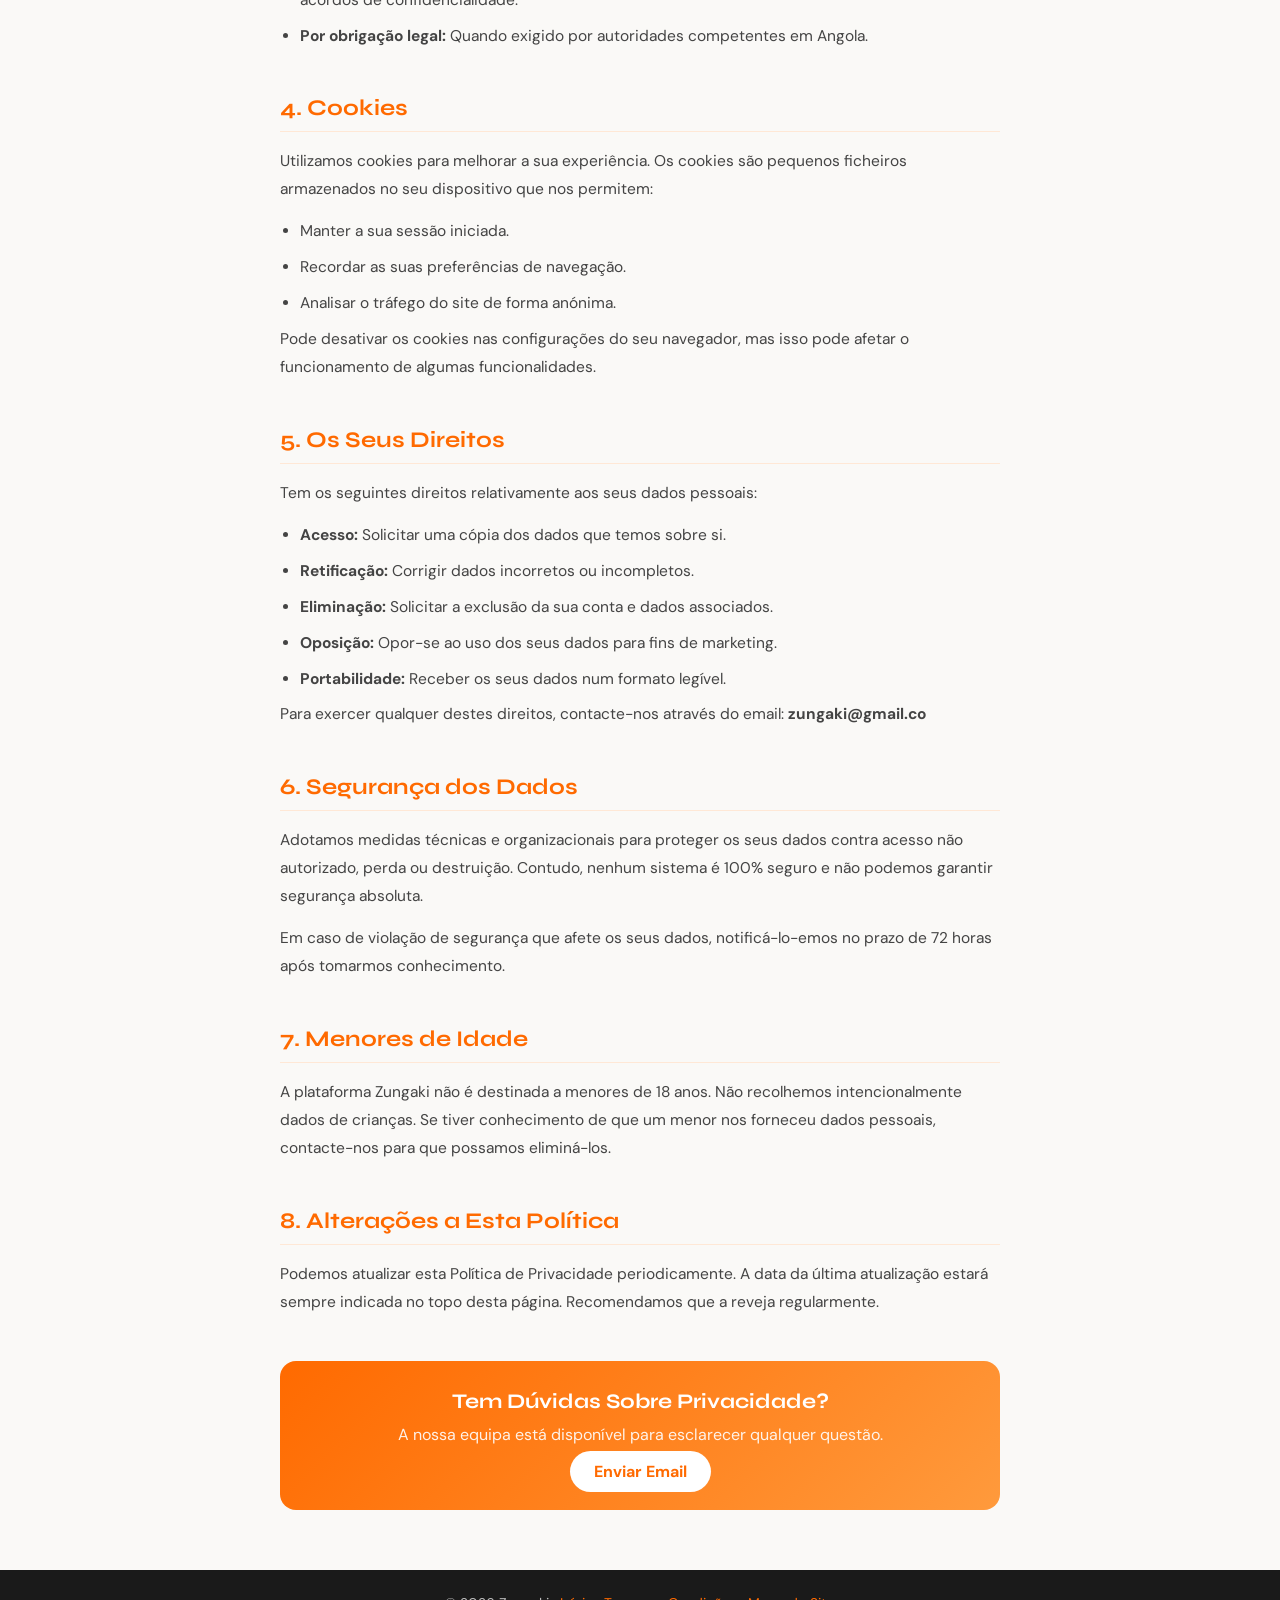
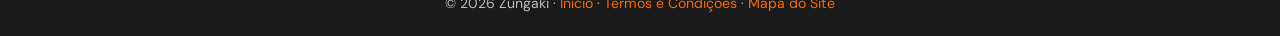
<file: politica-privacidade.html>
<!DOCTYPE html>
<html lang="pt-AO">
<head>
    <meta charset="UTF-8">
    <meta name="viewport" content="width=device-width, initial-scale=1.0">
    <title>Política de Privacidade - Zungaki</title>
    <meta name="description" content="Saiba como a Zungaki recolhe, usa e protege os seus dados pessoais na plataforma de mercado digital local de Luanda.">
    <link rel="preconnect" href="https://fonts.googleapis.com">

    <!-- Google Analytics (GA4) -->
    <link href="https://fonts.googleapis.com/css2?family=Syne:wght@700;800&family=DM+Sans:wght@400;500;600&display=swap" rel="stylesheet">
    <style>
        * { margin: 0; padding: 0; box-sizing: border-box; }
        body { font-family: 'DM Sans', sans-serif; background: #faf9f7; color: #1a1a1a; }

        header {
            display: flex; justify-content: space-between; align-items: center;
            padding: 18px 40px; background: #fff;
            box-shadow: 0 2px 20px rgba(0,0,0,0.06);
            position: sticky; top: 0; z-index: 10;
        }
        .logo { font-family: 'Syne', sans-serif; font-size: 1.5rem; font-weight: 800; color: #ff6a00; }
        nav a { margin-left: 24px; text-decoration: none; color: #333; font-weight: 500; }
        nav a:hover { color: #ff6a00; }

        .page-hero {
            background: linear-gradient(135deg, #1a1a1a 0%, #333 100%);
            color: white; padding: 50px 40px; text-align: center;
        }
        .page-hero h1 { font-family: 'Syne', sans-serif; font-size: 2.4rem; margin-bottom: 10px; }
        .page-hero p { color: #bbb; font-size: 0.95rem; }

        .doc-container {
            max-width: 800px; margin: 0 auto;
            padding: 60px 40px;
        }

        .toc {
            background: #fff3eb;
            border-left: 4px solid #ff6a00;
            border-radius: 0 12px 12px 0;
            padding: 20px 24px;
            margin-bottom: 48px;
        }
        .toc h3 { color: #ff6a00; margin-bottom: 12px; font-size: 0.9rem; text-transform: uppercase; letter-spacing: 0.5px; }
        .toc ol { padding-left: 18px; }
        .toc li { margin-bottom: 6px; }
        .toc a { color: #333; text-decoration: none; font-size: 0.92rem; }
        .toc a:hover { color: #ff6a00; }

        .secao { margin-bottom: 44px; }
        .secao h2 {
            font-family: 'Syne', sans-serif;
            font-size: 1.4rem; color: #ff6a00;
            margin-bottom: 16px;
            padding-bottom: 10px;
            border-bottom: 1px solid #ffe8d6;
        }
        .secao p { color: #444; line-height: 1.8; margin-bottom: 14px; font-size: 0.97rem; }
        .secao ul { padding-left: 20px; }
        .secao ul li { color: #444; line-height: 1.8; margin-bottom: 8px; font-size: 0.97rem; }

        .data-box {
            background: #f5f5f5;
            border-radius: 12px;
            padding: 16px 20px;
            margin: 16px 0;
            font-size: 0.9rem;
            color: #555;
        }
        .data-box strong { color: #333; }

        .contacto-box {
            background: linear-gradient(135deg, #ff6a00, #ff9a3c);
            border-radius: 16px;
            padding: 28px;
            color: white;
            text-align: center;
            margin-top: 40px;
        }
        .contacto-box h3 { font-family: 'Syne', sans-serif; font-size: 1.3rem; margin-bottom: 10px; }
        .contacto-box p { opacity: 0.9; margin-bottom: 16px; }
        .contacto-box a {
            background: white; color: #ff6a00;
            padding: 10px 24px; border-radius: 999px;
            text-decoration: none; font-weight: 700;
        }

        footer {
            background: #1a1a1a; color: #bbb;
            text-align: center; padding: 24px;
            font-size: 0.88rem;
        }
        footer a { color: #ff6a00; text-decoration: none; }

        @media (max-width: 600px) {
            header { padding: 14px 20px; flex-direction: column; gap: 8px; }
            .doc-container { padding: 30px 20px; }
            .page-hero h1 { font-size: 1.8rem; }
        }
    </style>
    <script defer src="analytics.js"></script>
</head>
<body>

<header>
    <div class="logo">ZUNGAKI</div>
    <nav>
        <a href="index.html">Home</a>
        <a href="produtos.html">Produtos</a>
        <a href="termos.html">Termos</a>
        <a href="sitemap.html">Mapa do Site</a>
    </nav>
</header>

<section class="page-hero">
    <h1>Política de Privacidade</h1>
    <p>Última atualização: 1 de Janeiro de 2026</p>
</section>

<div class="doc-container">

    <div class="toc">
        <h3>Índice</h3>
        <ol>
            <li><a href="#recolha">Que dados recolhemos</a></li>
            <li><a href="#uso">Como usamos os seus dados</a></li>
            <li><a href="#partilha">Partilha de dados</a></li>
            <li><a href="#cookies">Cookies</a></li>
            <li><a href="#direitos">Os seus direitos</a></li>
            <li><a href="#seguranca">Segurança</a></li>
            <li><a href="#menores">Menores de idade</a></li>
            <li><a href="#contacto">Contacto</a></li>
        </ol>
    </div>

    <div class="secao" id="recolha">
        <h2>1. Que Dados Recolhemos</h2>
        <p>A Zungaki recolhe informações necessárias para o funcionamento da plataforma. Os dados que podemos recolher incluem:</p>
        <ul>
            <li><strong>Dados de registo:</strong> nome, endereço de email, número de telefone e palavra-passe.</li>
            <li><strong>Dados de perfil:</strong> fotografia, descrição do negócio, localização (bairro ou município).</li>
            <li><strong>Dados de atividade:</strong> produtos publicados, histórico de interações na plataforma.</li>
            <li><strong>Dados técnicos:</strong> endereço IP, tipo de navegador, páginas visitadas e tempo de permanência.</li>
        </ul>
        <div class="data-box">
            <strong>Nota:</strong> A Zungaki não solicita dados de cartão de crédito nem informações bancárias. Os pagamentos são acordados diretamente entre comprador e vendedor.
        </div>
    </div>

    <div class="secao" id="uso">
        <h2>2. Como Usamos os Seus Dados</h2>
        <p>Utilizamos os seus dados pessoais para as seguintes finalidades:</p>
        <ul>
            <li>Criar e gerir a sua conta na plataforma.</li>
            <li>Exibir os seus produtos e informações de contacto a potenciais compradores.</li>
            <li>Enviar notificações sobre a sua conta e atualizações da plataforma.</li>
            <li>Melhorar a experiência de utilização através de análise de dados anónimos.</li>
            <li>Enviar a nossa newsletter, caso tenha subscrito (pode cancelar a qualquer momento).</li>
            <li>Cumprir obrigações legais aplicáveis em Angola.</li>
        </ul>
    </div>

    <div class="secao" id="partilha">
        <h2>3. Partilha de Dados</h2>
        <p>A Zungaki <strong>não vende</strong> os seus dados pessoais a terceiros. Podemos partilhar informações apenas nas seguintes situações:</p>
        <ul>
            <li><strong>Com outros utilizadores:</strong> Os dados do seu perfil público (nome, produtos, contacto via WhatsApp) são visíveis a outros utilizadores da plataforma.</li>
            <li><strong>Com prestadores de serviços:</strong> Empresas que nos ajudam a operar a plataforma, sujeitas a acordos de confidencialidade.</li>
            <li><strong>Por obrigação legal:</strong> Quando exigido por autoridades competentes em Angola.</li>
        </ul>
    </div>

    <div class="secao" id="cookies">
        <h2>4. Cookies</h2>
        <p>Utilizamos cookies para melhorar a sua experiência. Os cookies são pequenos ficheiros armazenados no seu dispositivo que nos permitem:</p>
        <ul>
            <li>Manter a sua sessão iniciada.</li>
            <li>Recordar as suas preferências de navegação.</li>
            <li>Analisar o tráfego do site de forma anónima.</li>
        </ul>
        <p>Pode desativar os cookies nas configurações do seu navegador, mas isso pode afetar o funcionamento de algumas funcionalidades.</p>
    </div>

    <div class="secao" id="direitos">
        <h2>5. Os Seus Direitos</h2>
        <p>Tem os seguintes direitos relativamente aos seus dados pessoais:</p>
        <ul>
            <li><strong>Acesso:</strong> Solicitar uma cópia dos dados que temos sobre si.</li>
            <li><strong>Retificação:</strong> Corrigir dados incorretos ou incompletos.</li>
            <li><strong>Eliminação:</strong> Solicitar a exclusão da sua conta e dados associados.</li>
            <li><strong>Oposição:</strong> Opor-se ao uso dos seus dados para fins de marketing.</li>
            <li><strong>Portabilidade:</strong> Receber os seus dados num formato legível.</li>
        </ul>
        <p>Para exercer qualquer destes direitos, contacte-nos através do email: <strong>zungaki@gmail.co</strong></p>
    </div>

    <div class="secao" id="seguranca">
        <h2>6. Segurança dos Dados</h2>
        <p>Adotamos medidas técnicas e organizacionais para proteger os seus dados contra acesso não autorizado, perda ou destruição. Contudo, nenhum sistema é 100% seguro e não podemos garantir segurança absoluta.</p>
        <p>Em caso de violação de segurança que afete os seus dados, notificá-lo-emos no prazo de 72 horas após tomarmos conhecimento.</p>
    </div>

    <div class="secao" id="menores">
        <h2>7. Menores de Idade</h2>
        <p>A plataforma Zungaki não é destinada a menores de 18 anos. Não recolhemos intencionalmente dados de crianças. Se tiver conhecimento de que um menor nos forneceu dados pessoais, contacte-nos para que possamos eliminá-los.</p>
    </div>

    <div class="secao" id="alteracoes">
        <h2>8. Alterações a Esta Política</h2>
        <p>Podemos atualizar esta Política de Privacidade periodicamente. A data da última atualização estará sempre indicada no topo desta página. Recomendamos que a reveja regularmente.</p>
    </div>

    <div class="contacto-box" id="contacto">
        <h3>Tem Dúvidas Sobre Privacidade?</h3>
        <p>A nossa equipa está disponível para esclarecer qualquer questão.</p>
        <a href="mailto:zungaki@gmail.co">Enviar Email</a>
    </div>
</div>

<footer>
    <p>© 2026 Zungaki · <a href="index.html">Início</a> · <a href="termos.html">Termos e Condições</a> · <a href="sitemap.html">Mapa do Site</a></p>
</footer>

</body>
</html>
</file>
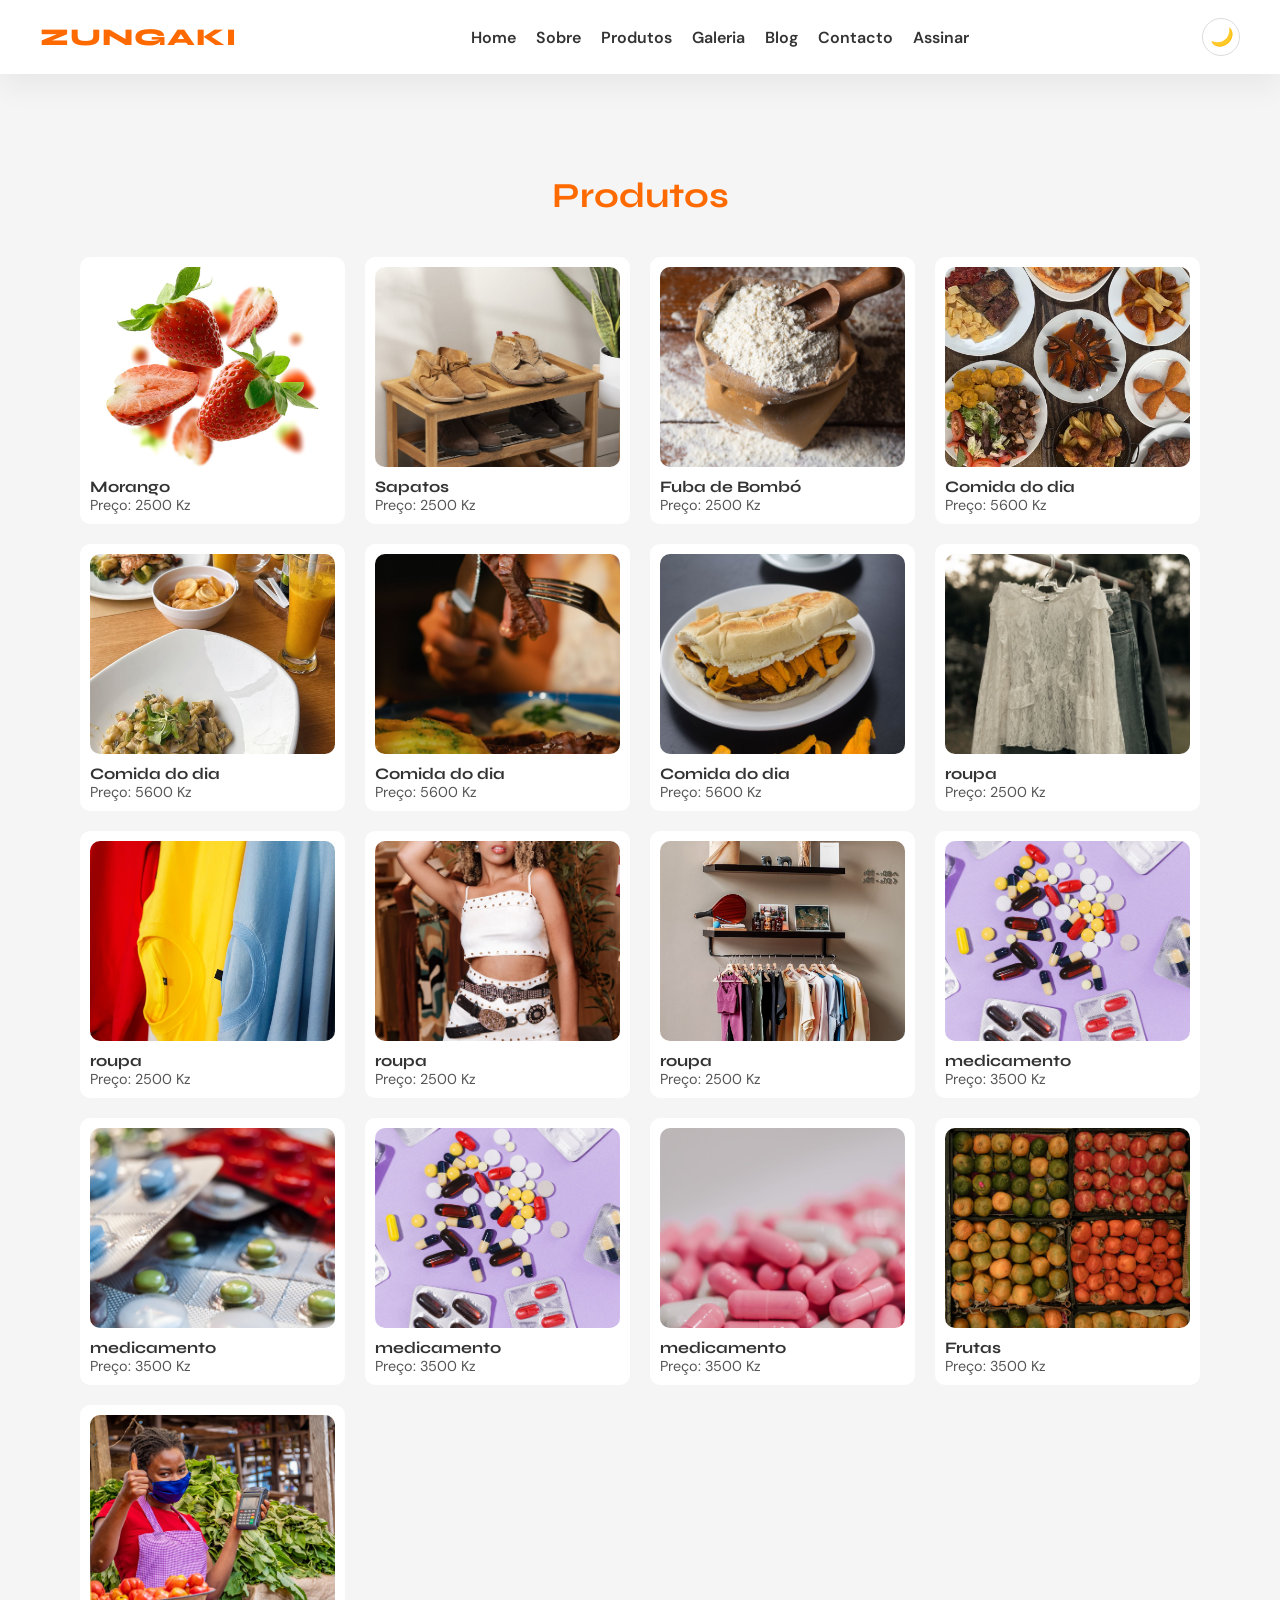
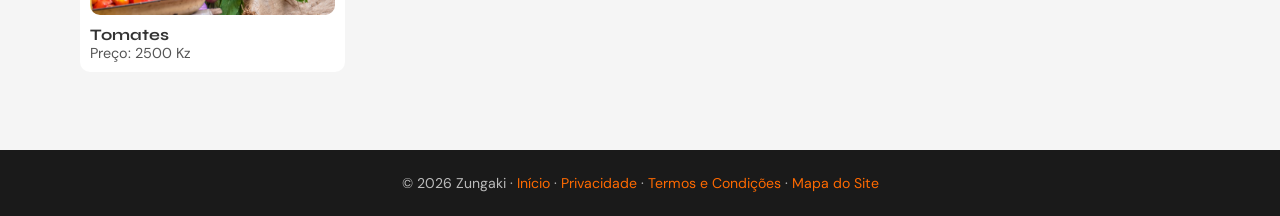
<file: produtos.html>
<!DOCTYPE html>
<html lang="pt-AO">
<head>
    <meta charset="UTF-8">
    <meta name="viewport" content="width=device-width, initial-scale=1.0">
    <title>Produtos - Zungaki</title>
    <meta name="description" content="Explore a seleção de produtos Zungaki, do mercado local para a sua mesa com compra fácil e contato direto via WhatsApp.">
    <meta name="keywords" content="produtos, mercado local, Zungaki, compras angola, WhatsApp vendas">
    <link rel="stylesheet" href="style.css">
    <link rel="stylesheet" href="produtos.css">

    <!-- Google Analytics (GA4) -->
    <script defer src="analytics.js"></script>
</head>
<body>

<header>
    <div class="logo" onclick="window.location.href='index.html'">ZUNGAKI</div>

    <button id="menu-toggle" class="menu-toggle" aria-label="Abrir menu" aria-expanded="false" aria-controls="nav-menu">
        <span></span>
        <span></span>
        <span></span>
    </button>

    <nav id="nav-menu" aria-label="Menu principal">
        <a href="index.html">Home</a>
        <a href="index.html#sobre">Sobre</a>
        <a href="produtos.html">Produtos</a>
        <a href="galeria.html">Galeria</a>
        <a href="blog.html">Blog</a>
        <a href="index.html#contacto">Contacto</a>
        <a href="login.html">Assinar</a>
    </nav>

    <button id="dark-mode-toggle" class="dark-toggle" aria-label="Ativar modo escuro">
        <i class="icon-lua">🌙</i>
    </button>
</header>

<!-- PRODUTOS -->
<section class="produtos">

    <h2>Produtos</h2>

    <div class="prod-grid">

        <div class="produto">
<img src="assets/images/morango.jpg" onclick="toggleProduct(this)" style="cursor: pointer;" loading="lazy" decoding="async">
            <h3>Morango</h3>
            <p>Preço: 2500 Kz</p>
            <div class="produto-detalhes">
                <p class="descricao">Morangos frescos e suculentos, colhidos diariamente. Perfeitos para consumo fresco ou preparo de sobremesas.</p>
                <button class="btn-comprar" onclick="comprarAgora(event)">Comprar Agora</button>
            </div>
        </div>

        <div class="produto">
<img src="assets/images/sapato.jpg" onclick="toggleProduct(this)" style="cursor: pointer;" loading="lazy" decoding="async">
            <h3>Sapatos</h3>
            <p>Preço: 2500 Kz</p>
            <div class="produto-detalhes">
                <p class="descricao">Doces artesanais feitos com receita tradicional. Variedade de sabores para todos os gostos e ocasiões.</p>
                <button class="btn-comprar" onclick="comprarAgora(event)">Comprar Agora</button>
            </div>
        </div>

        <div class="produto">
<img src="assets/images/fuba.jpg" onclick="toggleProduct(this)" style="cursor: pointer;" loading="lazy" decoding="async">
            <h3>Fuba de Bombó</h3>
            <p>Preço: 2500 Kz</p>
            <div class="produto-detalhes">
                <p class="descricao">Farinha de milho de alta qualidade, moída na hora. Ideal para receitas tradicionais e pratos típicos.</p>
                <button class="btn-comprar" onclick="comprarAgora(event)">Comprar Agora</button>
            </div>
        </div>

        <div class="produto">
<img src="assets/images/comida1.jpg" onclick="toggleProduct(this)" style="cursor: pointer;" loading="lazy" decoding="async">
            <h3>Comida do dia</h3>
            <p>Preço: 5600 Kz</p>
            <div class="produto-detalhes">
                <p class="descricao">Ideal para para si.</p>
                <button class="btn-comprar" onclick="comprarAgora(event)">Comprar Agora</button>
            </div>
        </div>

        <div class="produto">
<img src="assets/images/comida2.jpg" onclick="toggleProduct(this)" style="cursor: pointer;" loading="lazy" decoding="async">
            <h3>Comida do dia</h3>
            <p>Preço: 5600 Kz</p>
            <div class="produto-detalhes">
                <p class="descricao">Ideal para para si.</p>
                <button class="btn-comprar" onclick="comprarAgora(event)">Comprar Agora</button>
            </div>
        </div>
        <div class="produto">
<img src="assets/images/comida3.jpg" onclick="toggleProduct(this)" style="cursor: pointer;" loading="lazy" decoding="async">
            <h3>Comida do dia</h3>
            <p>Preço: 5600 Kz</p>
            <div class="produto-detalhes">
                <p class="descricao">Ideal para para si.</p>
                <button class="btn-comprar" onclick="comprarAgora(event)">Comprar Agora</button>
            </div>
        </div>

        <div class="produto">
<img src="assets/images/comida4.jpg" onclick="toggleProduct(this)" style="cursor: pointer;" loading="lazy" decoding="async">
            <h3>Comida do dia</h3>
            <p>Preço: 5600 Kz</p>
            <div class="produto-detalhes">
                <p class="descricao">Ideal para para si.</p>
                <button class="btn-comprar" onclick="comprarAgora(event)">Comprar Agora</button>
            </div>
        </div>

        <div class="produto">
<img src="assets/images/roupa1.jpg" onclick="toggleProduct(this)" style="cursor: pointer;" loading="lazy" decoding="async">
            <h3>roupa</h3>
            <p>Preço: 2500 Kz</p>
            <div class="produto-detalhes">
                <p class="descricao">Ideal para para si.</p>
                <button class="btn-comprar" onclick="comprarAgora(event)">Comprar Agora</button>
            </div>
        </div>
        <div class="produto">
<img src="assets/images/roupa2.jpg" onclick="toggleProduct(this)" style="cursor: pointer;" loading="lazy" decoding="async">
            <h3>roupa</h3>
            <p>Preço: 2500 Kz</p>
            <div class="produto-detalhes">
                <p class="descricao">Ideal para para si.</p>
                <button class="btn-comprar" onclick="comprarAgora(event)">Comprar Agora</button>
            </div>
        </div>
        <div class="produto">
<img src="assets/images/roupa3.jpg" onclick="toggleProduct(this)" style="cursor: pointer;" loading="lazy" decoding="async">
            <h3>roupa</h3>
            <p>Preço: 2500 Kz</p>
            <div class="produto-detalhes">
                <p class="descricao">Ideal para para si.</p>
                <button class="btn-comprar" onclick="comprarAgora(event)">Comprar Agora</button>
            </div>
        </div>
        <div class="produto">
<img src="assets/images/roupa4.jpg" onclick="toggleProduct(this)" style="cursor: pointer;" loading="lazy" decoding="async">
            <h3>roupa</h3>
            <p>Preço: 2500 Kz</p>
            <div class="produto-detalhes">
                <p class="descricao">Ideal para para si.</p>
                <button class="btn-comprar" onclick="comprarAgora(event)">Comprar Agora</button>
            </div>
        </div>

        <div class="produto">
<img src="assets/images/medicamento2.jpg" onclick="toggleProduct(this)" style="cursor: pointer;" loading="lazy" decoding="async">
            <h3>medicamento</h3>
            <p>Preço: 3500 Kz</p>
            <div class="produto-detalhes">
                <p class="descricao">Ideal para para si.</p>
                <button class="btn-comprar" onclick="comprarAgora(event)">Comprar Agora</button>
            </div>
        </div>
         <div class="produto">
<img src="assets/images/medicamento1.jpg" onclick="toggleProduct(this)" style="cursor: pointer;" loading="lazy" decoding="async">
            <h3>medicamento</h3>
            <p>Preço: 3500 Kz</p>
            <div class="produto-detalhes">
                <p class="descricao">Ideal para para si.</p>
                <button class="btn-comprar" onclick="comprarAgora(event)">Comprar Agora</button>
            </div>
        </div>
         <div class="produto">
<img src="assets/images/medicamento2.jpg" onclick="toggleProduct(this)" style="cursor: pointer;" loading="lazy" decoding="async">
            <h3>medicamento</h3>
            <p>Preço: 3500 Kz</p>
            <div class="produto-detalhes">
                <p class="descricao">Ideal para para si.</p>
                <button class="btn-comprar" onclick="comprarAgora(event)">Comprar Agora</button>
            </div>
        </div>
         <div class="produto">
<img src="assets/images/medicamento3.jpg" onclick="toggleProduct(this)" style="cursor: pointer;" loading="lazy" decoding="async">
            <h3>medicamento</h3>
            <p>Preço: 3500 Kz</p>
            <div class="produto-detalhes">
                <p class="descricao">Ideal para para si.</p>
                <button class="btn-comprar" onclick="comprarAgora(event)">Comprar Agora</button>
            </div>
        </div>
         <div class="produto">
<img src="assets/images/fruta5.jpg" onclick="toggleProduct(this)" style="cursor: pointer;" loading="lazy" decoding="async">
            <h3>Frutas</h3>
            <p>Preço: 3500 Kz</p>
            <div class="produto-detalhes">
                <p class="descricao">Ideal para para si.</p>
                <button class="btn-comprar" onclick="comprarAgora(event)">Comprar Agora</button>
            </div>
        </div>
        

        <div class="produto">
<img src="assets/images/zunga4.jpg" onclick="toggleProduct(this)" style="cursor: pointer;" loading="lazy" decoding="async">
            <h3>Tomates</h3>
            <p>Preço: 2500 Kz</p>
            <div class="produto-detalhes">
                <p class="descricao">Tomates maduros e saudáveis, direto da horta. Garantia de frescura e qualidade para sua mesa.</p>
                <button class="btn-comprar" onclick="comprarAgora(event)">Comprar Agora</button>
            </div>
        </div>

    </div>

</section>

<footer>
    <p>© 2026 Zungaki · <a href="index.html">Início</a> · <a href="politica-privacidade.html">Privacidade</a> · <a href="termos.html">Termos e Condições</a> · <a href="sitemap.html">Mapa do Site</a></p>
</footer>

<script src="Script.js"></script>
</body>
</html>
</file>
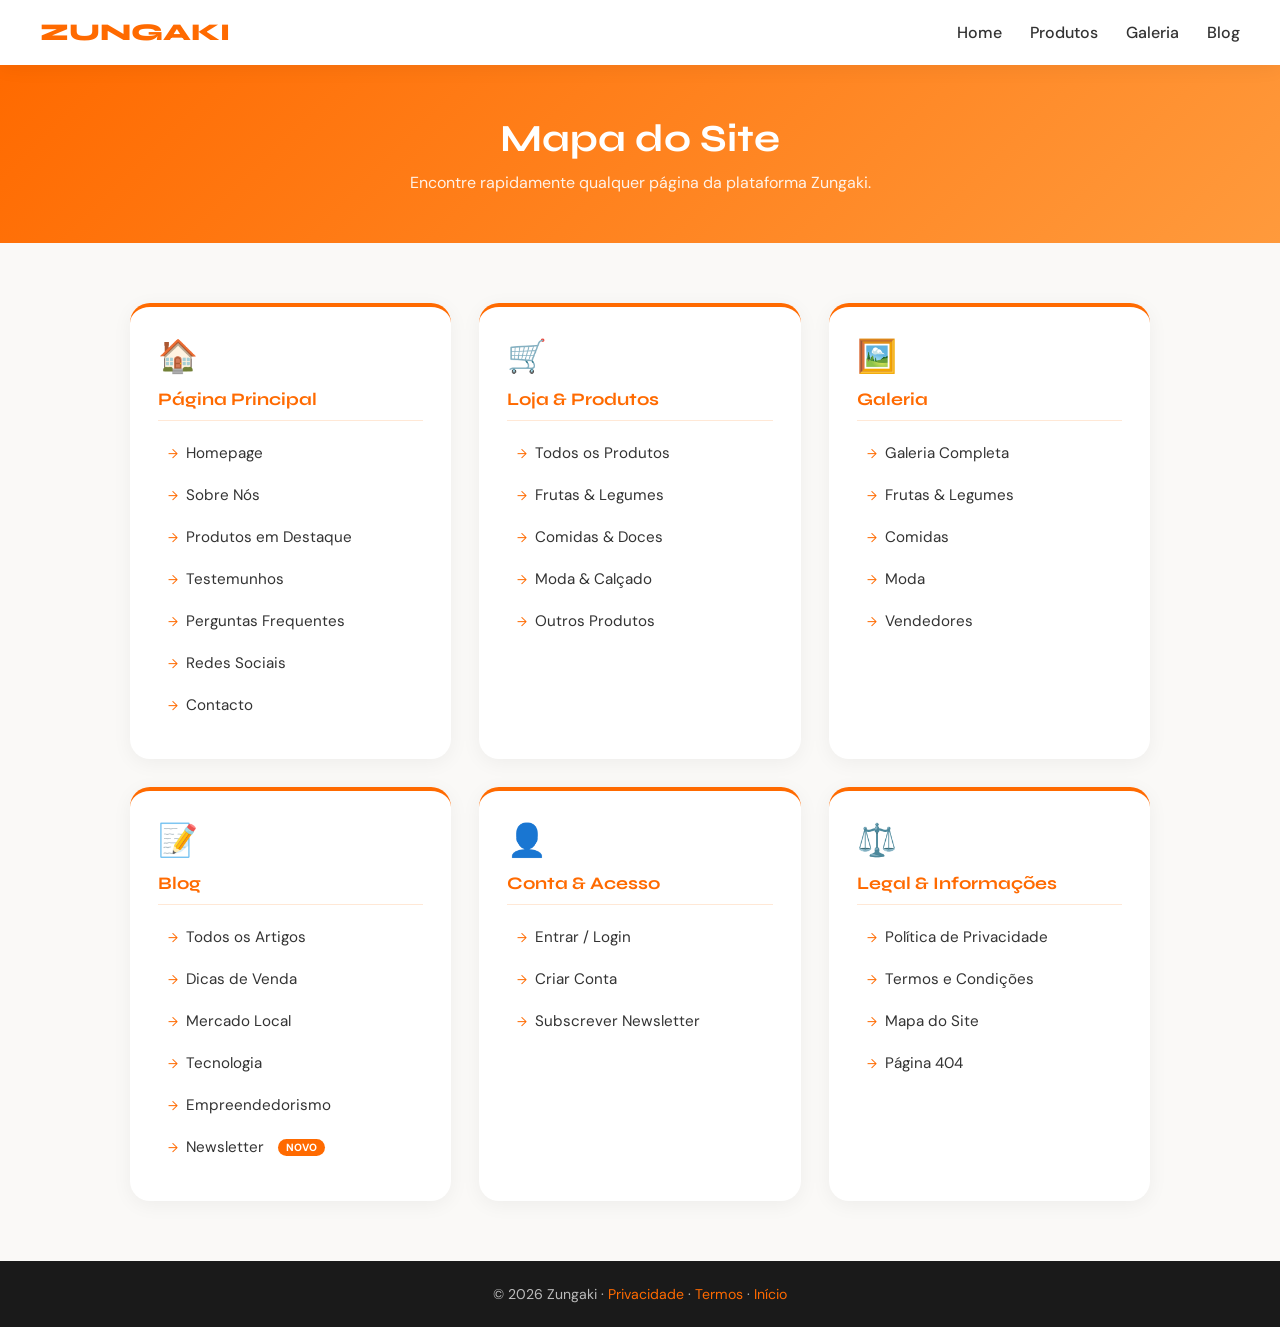
<file: sitemap.html>
<!DOCTYPE html>
<html lang="pt-AO">
<head>
    <meta charset="UTF-8">
    <meta name="viewport" content="width=device-width, initial-scale=1.0">
    <title>Mapa do Site - Zungaki</title>
    <meta name="description" content="Encontre rapidamente qualquer página da plataforma Zungaki: produtos, galeria, blog, conta e informações legais.">
    <link rel="preconnect" href="https://fonts.googleapis.com">

    <!-- Google Analytics (GA4) -->
    <link href="https://fonts.googleapis.com/css2?family=Syne:wght@700;800&family=DM+Sans:wght@400;500;600&display=swap" rel="stylesheet">
    <style>
        * { margin: 0; padding: 0; box-sizing: border-box; }
        body { font-family: 'DM Sans', sans-serif; background: #faf9f7; color: #1a1a1a; }

        header {
            display: flex; justify-content: space-between; align-items: center;
            padding: 18px 40px; background: #fff;
            box-shadow: 0 2px 20px rgba(0,0,0,0.06);
            position: sticky; top: 0; z-index: 10;
        }
        .logo { font-family: 'Syne', sans-serif; font-size: 1.5rem; font-weight: 800; color: #ff6a00; }
        nav a { margin-left: 24px; text-decoration: none; color: #333; font-weight: 500; }
        nav a:hover { color: #ff6a00; }
        .logo {
        cursor: pointer;
        }

        .page-hero {
            background: linear-gradient(135deg, #ff6a00, #ff9a3c);
            color: white; text-align: center; padding: 50px 40px;
        }
        .page-hero h1 { font-family: 'Syne', sans-serif; font-size: 2.4rem; margin-bottom: 10px; }
        .page-hero p { opacity: 0.9; }

        .sitemap-container {
            max-width: 1100px; margin: 0 auto;
            padding: 60px 40px;
            display: grid;
            grid-template-columns: repeat(3, 1fr);
            gap: 28px;
        }

        .sitemap-secao {
            background: white;
            border-radius: 20px;
            padding: 28px;
            box-shadow: 0 4px 20px rgba(0,0,0,0.05);
            border-top: 4px solid #ff6a00;
        }

        .sitemap-secao .icone {
            font-size: 2rem; margin-bottom: 12px;
        }

        .sitemap-secao h3 {
            font-family: 'Syne', sans-serif;
            font-size: 1.1rem; color: #ff6a00;
            margin-bottom: 16px;
            padding-bottom: 10px;
            border-bottom: 1px solid #ffe8d6;
        }

        .sitemap-secao ul { list-style: none; }
        .sitemap-secao ul li { margin-bottom: 10px; }
        .sitemap-secao ul li a {
            text-decoration: none;
            color: #333;
            font-size: 0.95rem;
            display: flex; align-items: center; gap: 8px;
            padding: 6px 10px;
            border-radius: 8px;
            transition: all 0.2s;
        }
        .sitemap-secao ul li a:hover {
            background: #fff3eb;
            color: #ff6a00;
            padding-left: 16px;
        }
        .sitemap-secao ul li a::before {
            content: '→';
            color: #ff6a00;
            font-size: 0.8rem;
        }

        .sitemap-secao .badge {
            display: inline-block;
            background: #ff6a00;
            color: white;
            font-size: 0.65rem;
            padding: 2px 8px;
            border-radius: 999px;
            font-weight: 700;
            text-transform: uppercase;
            margin-left: 6px;
            vertical-align: middle;
        }

        footer {
            background: #1a1a1a; color: #bbb;
            text-align: center; padding: 24px;
            font-size: 0.88rem;
        }
        footer a { color: #ff6a00; text-decoration: none; }

        @media (max-width: 900px) {
            .sitemap-container { grid-template-columns: repeat(2, 1fr); }
        }
        @media (max-width: 600px) {
            .sitemap-container { grid-template-columns: 1fr; padding: 30px 20px; }
            header { padding: 14px 20px; flex-direction: column; gap: 8px; }
            .page-hero h1 { font-size: 1.8rem; }
        }
    </style>
    <script defer src="analytics.js"></script>
</head>
<body>

<header>
<div class="logo" onclick="window.location.href='index.html'">ZUNGAKI</div>
    <nav>
        <a href="index.html">Home</a>
        <a href="produtos.html">Produtos</a>
        <a href="galeria.html">Galeria</a>
        <a href="blog.html">Blog</a>
    </nav>
</header>

<section class="page-hero">
    <h1>Mapa do Site</h1>
    <p>Encontre rapidamente qualquer página da plataforma Zungaki.</p>
</section>

<div class="sitemap-container">

    <div class="sitemap-secao">
        <div class="icone">🏠</div>
        <h3>Página Principal</h3>
        <ul>
            <li><a href="index.html">Homepage</a></li>
            <li><a href="index.html#sobre">Sobre Nós</a></li>
            <li><a href="index.html#produtos">Produtos em Destaque</a></li>
            <li><a href="index.html#feedback">Testemunhos</a></li>
            <li><a href="index.html#faq">Perguntas Frequentes</a></li>
            <li><a href="index.html#redes">Redes Sociais</a></li>
            <li><a href="index.html#contacto">Contacto</a></li>
        </ul>
    </div>

    <div class="sitemap-secao">
        <div class="icone">🛒</div>
        <h3>Loja & Produtos</h3>
        <ul>
            <li><a href="produtos.html">Todos os Produtos</a></li>
            <li><a href="produtos.html">Frutas & Legumes</a></li>
            <li><a href="produtos.html">Comidas & Doces</a></li>
            <li><a href="produtos.html">Moda & Calçado</a></li>
            <li><a href="produtos.html">Outros Produtos</a></li>
        </ul>
    </div>

    <div class="sitemap-secao">
        <div class="icone">🖼️</div>
        <h3>Galeria</h3>
        <ul>
            <li><a href="galeria.html">Galeria Completa</a></li>
            <li><a href="galeria.html">Frutas & Legumes</a></li>
            <li><a href="galeria.html">Comidas</a></li>
            <li><a href="galeria.html">Moda</a></li>
            <li><a href="galeria.html">Vendedores</a></li>
        </ul>
    </div>

    <div class="sitemap-secao">
        <div class="icone">📝</div>
        <h3>Blog</h3>
        <ul>
            <li><a href="blog.html">Todos os Artigos</a></li>
            <li><a href="blog.html">Dicas de Venda</a></li>
            <li><a href="blog.html">Mercado Local</a></li>
            <li><a href="blog.html">Tecnologia</a></li>
            <li><a href="blog.html">Empreendedorismo</a></li>
            <li><a href="newsletter.html">Newsletter <span class="badge">Novo</span></a></li>
        </ul>
    </div>

    <div class="sitemap-secao">
        <div class="icone">👤</div>
        <h3>Conta & Acesso</h3>
        <ul>
            <li><a href="login.html">Entrar / Login</a></li>
            <li><a href="login.html">Criar Conta</a></li>
            <li><a href="newsletter.html">Subscrever Newsletter</a></li>
        </ul>
    </div>

    <div class="sitemap-secao">
        <div class="icone">⚖️</div>
        <h3>Legal & Informações</h3>
        <ul>
            <li><a href="politica-privacidade.html">Política de Privacidade</a></li>
            <li><a href="termos.html">Termos e Condições</a></li>
            <li><a href="sitemap.html">Mapa do Site</a></li>
            <li><a href="404.html">Página 404</a></li>
        </ul>
    </div>

</div>

<footer>
    <p>© 2026 Zungaki · <a href="politica-privacidade.html">Privacidade</a> · <a href="termos.html">Termos</a> · <a href="index.html">Início</a></p>
</footer>

</body>
</html>
</file>
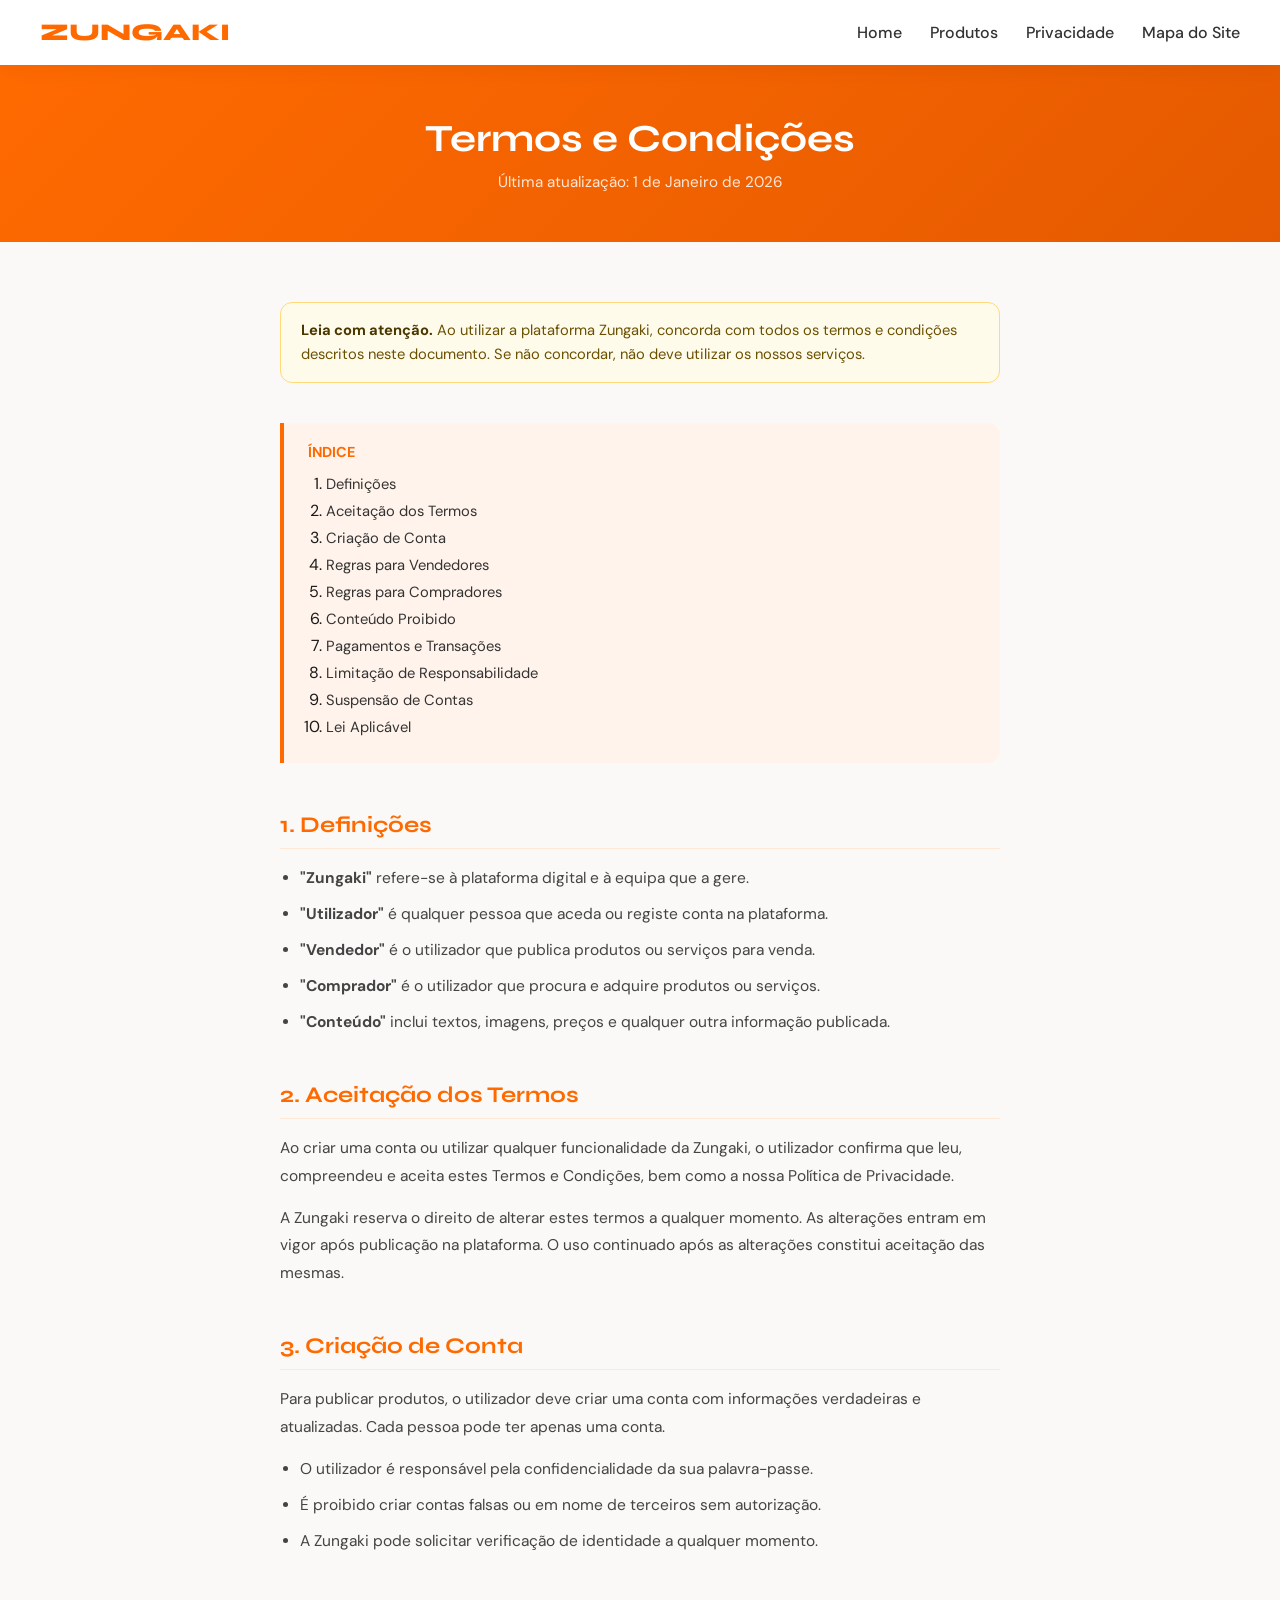
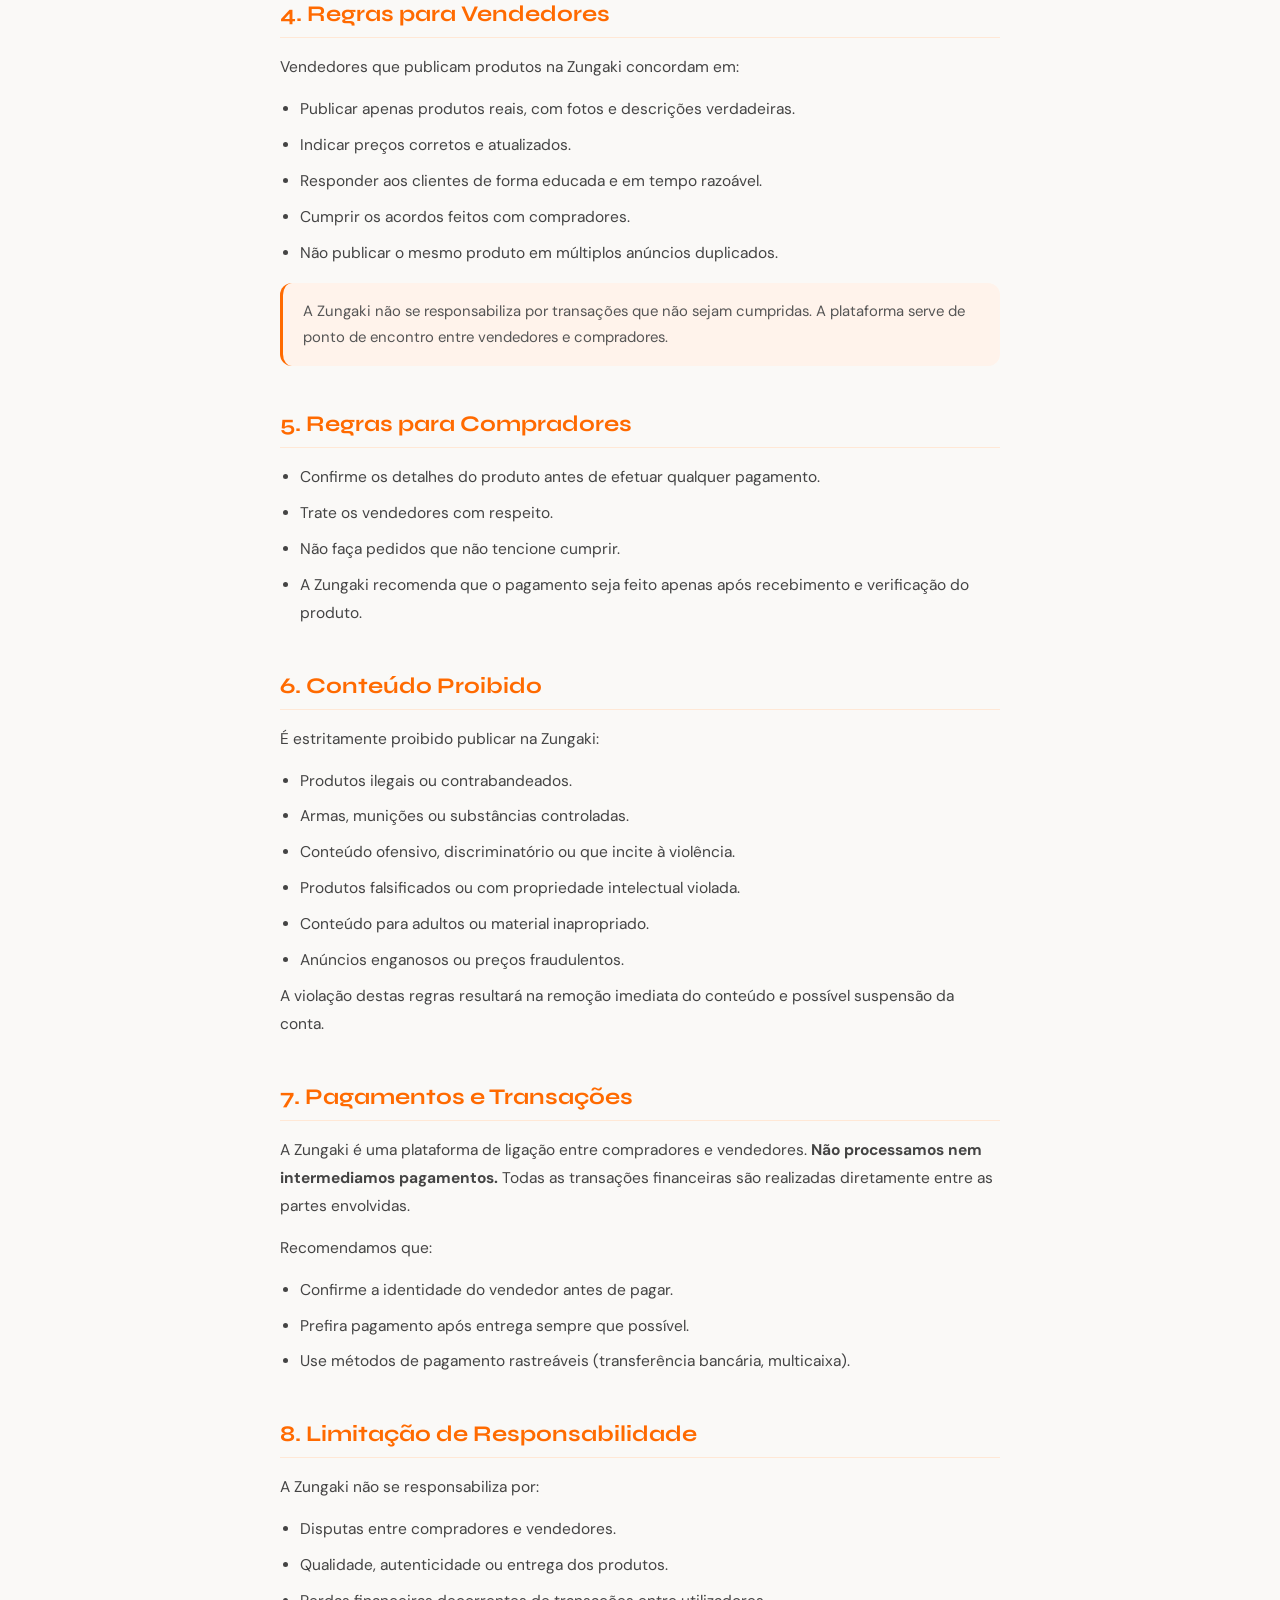
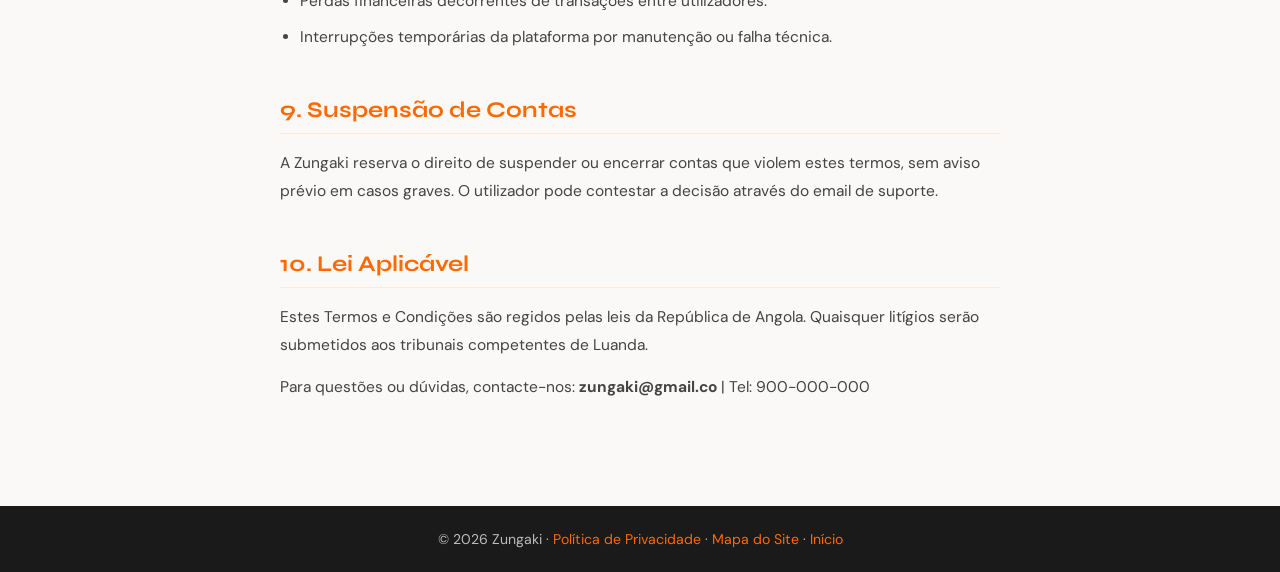
<file: termos.html>
<!DOCTYPE html>
<html lang="pt-AO">
<head>
    <meta charset="UTF-8">
    <meta name="viewport" content="width=device-width, initial-scale=1.0">
    <title>Termos e Condições - Zungaki</title>
    <meta name="description" content="Consulte os Termos e Condições de utilização da plataforma Zungaki, o mercado digital local de Luanda.">
    <link rel="preconnect" href="https://fonts.googleapis.com">

    <!-- Google Analytics (GA4) -->
    <link href="https://fonts.googleapis.com/css2?family=Syne:wght@700;800&family=DM+Sans:wght@400;500;600&display=swap" rel="stylesheet">
    <style>
        * { margin: 0; padding: 0; box-sizing: border-box; }
        body { font-family: 'DM Sans', sans-serif; background: #faf9f7; color: #1a1a1a; }

        header {
            display: flex; justify-content: space-between; align-items: center;
            padding: 18px 40px; background: #fff;
            box-shadow: 0 2px 20px rgba(0,0,0,0.06);
            position: sticky; top: 0; z-index: 10;
        }
        .logo { font-family: 'Syne', sans-serif; font-size: 1.5rem; font-weight: 800; color: #ff6a00; }
        nav a { margin-left: 24px; text-decoration: none; color: #333; font-weight: 500; }
        nav a:hover { color: #ff6a00; }

        .page-hero {
            background: linear-gradient(135deg, #ff6a00 0%, #e55a00 100%);
            color: white; padding: 50px 40px; text-align: center;
        }
        .page-hero h1 { font-family: 'Syne', sans-serif; font-size: 2.4rem; margin-bottom: 10px; }
        .page-hero p { color: rgba(255,255,255,0.85); font-size: 0.95rem; }

        .doc-container { max-width: 800px; margin: 0 auto; padding: 60px 40px; }

        .aviso {
            background: #fffbeb;
            border: 1px solid #ffd97a;
            border-radius: 12px;
            padding: 16px 20px;
            margin-bottom: 40px;
            font-size: 0.92rem;
            color: #6b5000;
            line-height: 1.6;
        }
        .aviso strong { color: #4a3700; }

        .toc {
            background: #fff3eb;
            border-left: 4px solid #ff6a00;
            border-radius: 0 12px 12px 0;
            padding: 20px 24px; margin-bottom: 48px;
        }
        .toc h3 { color: #ff6a00; margin-bottom: 12px; font-size: 0.9rem; text-transform: uppercase; }
        .toc ol { padding-left: 18px; }
        .toc li { margin-bottom: 6px; }
        .toc a { color: #333; text-decoration: none; font-size: 0.92rem; }
        .toc a:hover { color: #ff6a00; }

        .secao { margin-bottom: 44px; }
        .secao h2 {
            font-family: 'Syne', sans-serif; font-size: 1.4rem; color: #ff6a00;
            margin-bottom: 16px; padding-bottom: 10px;
            border-bottom: 1px solid #ffe8d6;
        }
        .secao p { color: #444; line-height: 1.8; margin-bottom: 14px; font-size: 0.97rem; }
        .secao ul { padding-left: 20px; }
        .secao ul li { color: #444; line-height: 1.8; margin-bottom: 8px; font-size: 0.97rem; }

        .destaque {
            background: #fff3eb; border-radius: 12px;
            padding: 16px 20px; margin: 16px 0;
            border-left: 3px solid #ff6a00;
            font-size: 0.93rem; color: #555; line-height: 1.7;
        }

        footer {
            background: #1a1a1a; color: #bbb;
            text-align: center; padding: 24px;
            font-size: 0.88rem;
        }
        footer a { color: #ff6a00; text-decoration: none; }

        @media (max-width: 600px) {
            header { padding: 14px 20px; flex-direction: column; gap: 8px; }
            .doc-container { padding: 30px 20px; }
            .page-hero h1 { font-size: 1.8rem; }
        }
    </style>
    <script defer src="analytics.js"></script>
</head>
<body>

<header>
    <div class="logo">ZUNGAKI</div>
    <nav>
        <a href="index.html">Home</a>
        <a href="produtos.html">Produtos</a>
        <a href="politica-privacidade.html">Privacidade</a>
        <a href="sitemap.html">Mapa do Site</a>
    </nav>
</header>

<section class="page-hero">
    <h1>Termos e Condições</h1>
    <p>Última atualização: 1 de Janeiro de 2026</p>
</section>

<div class="doc-container">

    <div class="aviso">
        <strong>Leia com atenção.</strong> Ao utilizar a plataforma Zungaki, concorda com todos os termos e condições descritos neste documento. Se não concordar, não deve utilizar os nossos serviços.
    </div>

    <div class="toc">
        <h3>Índice</h3>
        <ol>
            <li><a href="#definicoes">Definições</a></li>
            <li><a href="#aceitacao">Aceitação dos Termos</a></li>
            <li><a href="#conta">Criação de Conta</a></li>
            <li><a href="#vendedores">Regras para Vendedores</a></li>
            <li><a href="#compradores">Regras para Compradores</a></li>
            <li><a href="#proibicoes">Conteúdo Proibido</a></li>
            <li><a href="#pagamentos">Pagamentos e Transações</a></li>
            <li><a href="#responsabilidade">Limitação de Responsabilidade</a></li>
            <li><a href="#suspensao">Suspensão de Contas</a></li>
            <li><a href="#lei">Lei Aplicável</a></li>
        </ol>
    </div>

    <div class="secao" id="definicoes">
        <h2>1. Definições</h2>
        <ul>
            <li><strong>"Zungaki"</strong> refere-se à plataforma digital e à equipa que a gere.</li>
            <li><strong>"Utilizador"</strong> é qualquer pessoa que aceda ou registe conta na plataforma.</li>
            <li><strong>"Vendedor"</strong> é o utilizador que publica produtos ou serviços para venda.</li>
            <li><strong>"Comprador"</strong> é o utilizador que procura e adquire produtos ou serviços.</li>
            <li><strong>"Conteúdo"</strong> inclui textos, imagens, preços e qualquer outra informação publicada.</li>
        </ul>
    </div>

    <div class="secao" id="aceitacao">
        <h2>2. Aceitação dos Termos</h2>
        <p>Ao criar uma conta ou utilizar qualquer funcionalidade da Zungaki, o utilizador confirma que leu, compreendeu e aceita estes Termos e Condições, bem como a nossa Política de Privacidade.</p>
        <p>A Zungaki reserva o direito de alterar estes termos a qualquer momento. As alterações entram em vigor após publicação na plataforma. O uso continuado após as alterações constitui aceitação das mesmas.</p>
    </div>

    <div class="secao" id="conta">
        <h2>3. Criação de Conta</h2>
        <p>Para publicar produtos, o utilizador deve criar uma conta com informações verdadeiras e atualizadas. Cada pessoa pode ter apenas uma conta.</p>
        <ul>
            <li>O utilizador é responsável pela confidencialidade da sua palavra-passe.</li>
            <li>É proibido criar contas falsas ou em nome de terceiros sem autorização.</li>
            <li>A Zungaki pode solicitar verificação de identidade a qualquer momento.</li>
        </ul>
    </div>

    <div class="secao" id="vendedores">
        <h2>4. Regras para Vendedores</h2>
        <p>Vendedores que publicam produtos na Zungaki concordam em:</p>
        <ul>
            <li>Publicar apenas produtos reais, com fotos e descrições verdadeiras.</li>
            <li>Indicar preços corretos e atualizados.</li>
            <li>Responder aos clientes de forma educada e em tempo razoável.</li>
            <li>Cumprir os acordos feitos com compradores.</li>
            <li>Não publicar o mesmo produto em múltiplos anúncios duplicados.</li>
        </ul>
        <div class="destaque">
            A Zungaki não se responsabiliza por transações que não sejam cumpridas. A plataforma serve de ponto de encontro entre vendedores e compradores.
        </div>
    </div>

    <div class="secao" id="compradores">
        <h2>5. Regras para Compradores</h2>
        <ul>
            <li>Confirme os detalhes do produto antes de efetuar qualquer pagamento.</li>
            <li>Trate os vendedores com respeito.</li>
            <li>Não faça pedidos que não tencione cumprir.</li>
            <li>A Zungaki recomenda que o pagamento seja feito apenas após recebimento e verificação do produto.</li>
        </ul>
    </div>

    <div class="secao" id="proibicoes">
        <h2>6. Conteúdo Proibido</h2>
        <p>É estritamente proibido publicar na Zungaki:</p>
        <ul>
            <li>Produtos ilegais ou contrabandeados.</li>
            <li>Armas, munições ou substâncias controladas.</li>
            <li>Conteúdo ofensivo, discriminatório ou que incite à violência.</li>
            <li>Produtos falsificados ou com propriedade intelectual violada.</li>
            <li>Conteúdo para adultos ou material inapropriado.</li>
            <li>Anúncios enganosos ou preços fraudulentos.</li>
        </ul>
        <p>A violação destas regras resultará na remoção imediata do conteúdo e possível suspensão da conta.</p>
    </div>

    <div class="secao" id="pagamentos">
        <h2>7. Pagamentos e Transações</h2>
        <p>A Zungaki é uma plataforma de ligação entre compradores e vendedores. <strong>Não processamos nem intermediamos pagamentos.</strong> Todas as transações financeiras são realizadas diretamente entre as partes envolvidas.</p>
        <p>Recomendamos que:</p>
        <ul>
            <li>Confirme a identidade do vendedor antes de pagar.</li>
            <li>Prefira pagamento após entrega sempre que possível.</li>
            <li>Use métodos de pagamento rastreáveis (transferência bancária, multicaixa).</li>
        </ul>
    </div>

    <div class="secao" id="responsabilidade">
        <h2>8. Limitação de Responsabilidade</h2>
        <p>A Zungaki não se responsabiliza por:</p>
        <ul>
            <li>Disputas entre compradores e vendedores.</li>
            <li>Qualidade, autenticidade ou entrega dos produtos.</li>
            <li>Perdas financeiras decorrentes de transações entre utilizadores.</li>
            <li>Interrupções temporárias da plataforma por manutenção ou falha técnica.</li>
        </ul>
    </div>

    <div class="secao" id="suspensao">
        <h2>9. Suspensão de Contas</h2>
        <p>A Zungaki reserva o direito de suspender ou encerrar contas que violem estes termos, sem aviso prévio em casos graves. O utilizador pode contestar a decisão através do email de suporte.</p>
    </div>

    <div class="secao" id="lei">
        <h2>10. Lei Aplicável</h2>
        <p>Estes Termos e Condições são regidos pelas leis da República de Angola. Quaisquer litígios serão submetidos aos tribunais competentes de Luanda.</p>
        <p>Para questões ou dúvidas, contacte-nos: <strong>zungaki@gmail.co</strong> | Tel: 900-000-000</p>
    </div>
</div>

<footer>
    <p>© 2026 Zungaki · <a href="politica-privacidade.html">Política de Privacidade</a> · <a href="sitemap.html">Mapa do Site</a> · <a href="index.html">Início</a></p>
</footer>

</body>
</html>
</file>
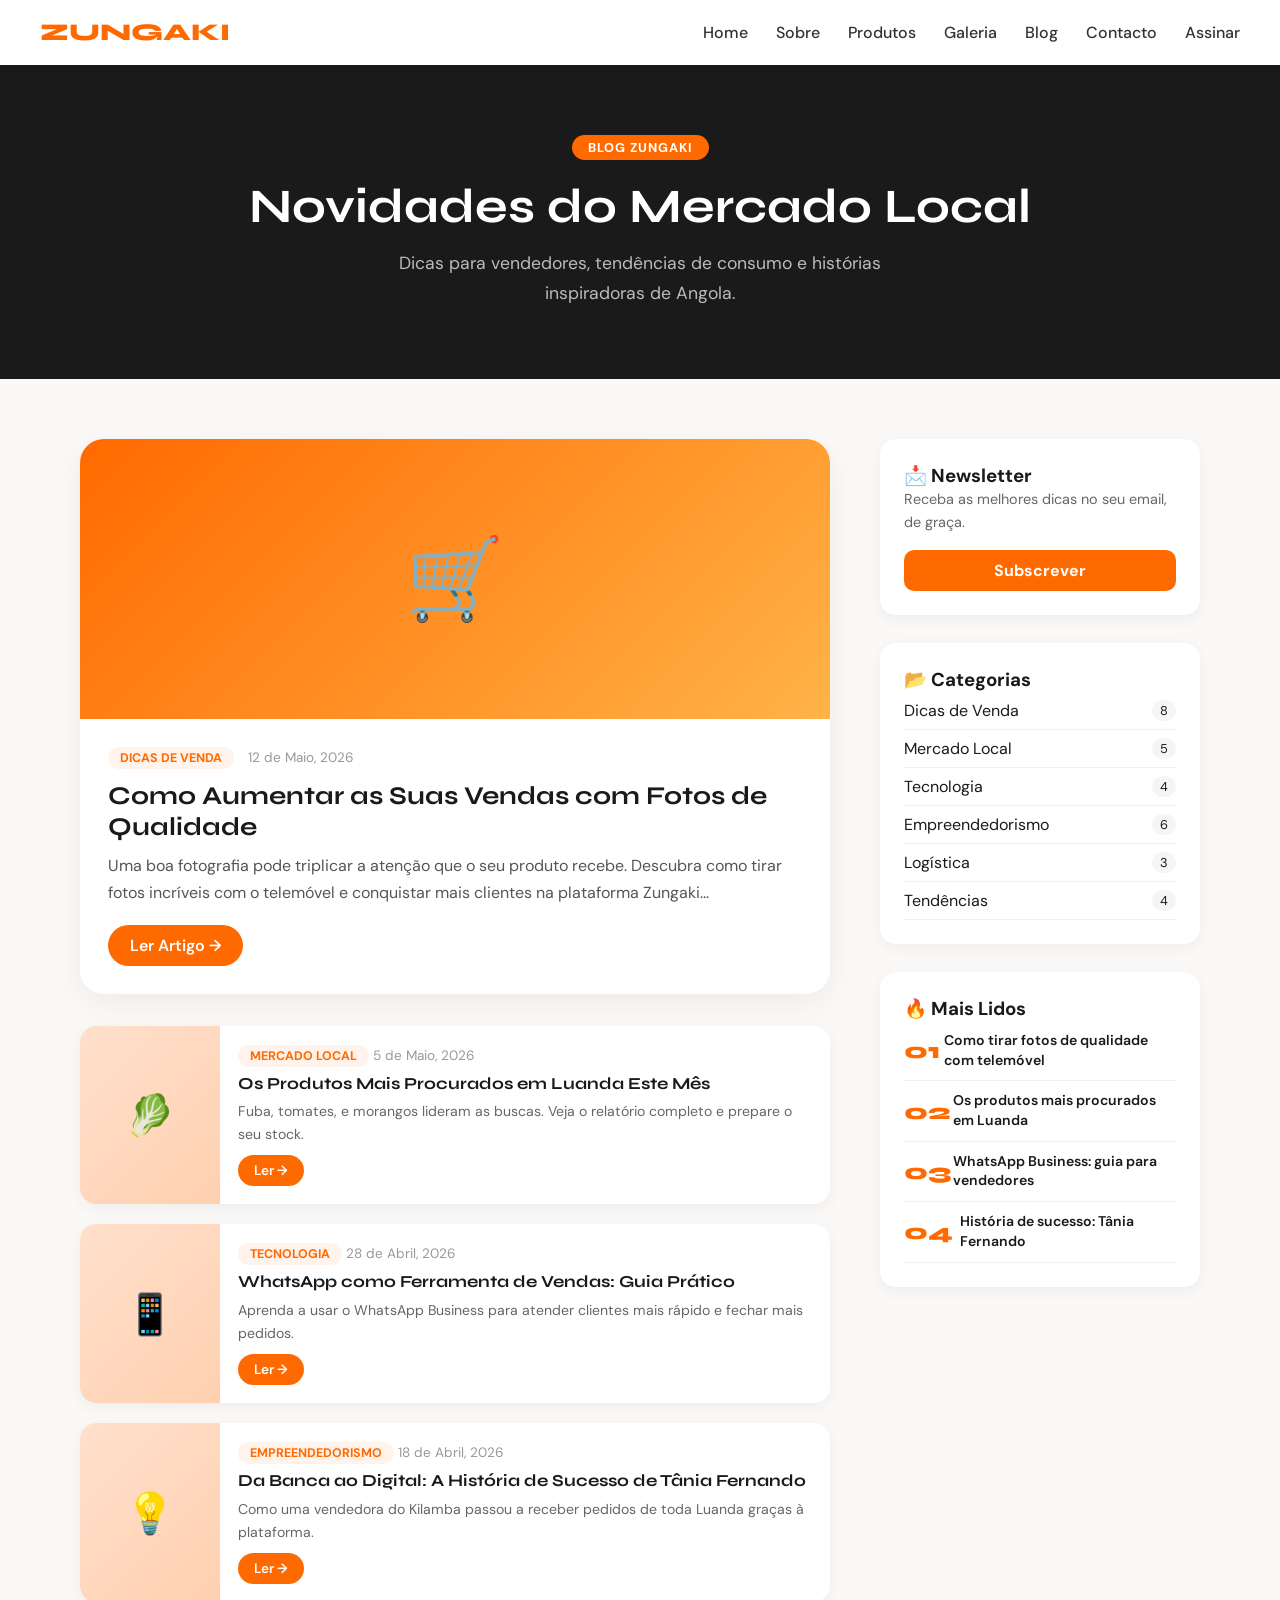
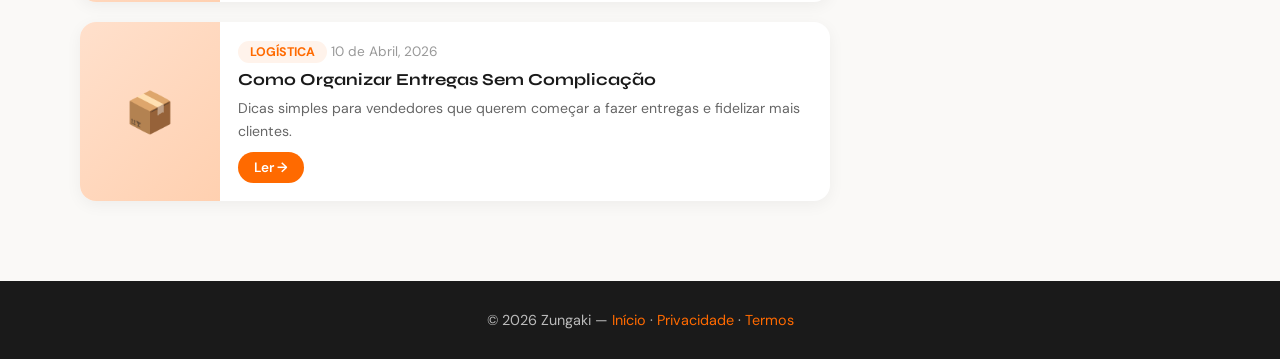
<file: zungaki-main/blog.html>
<!DOCTYPE html>
<html lang="pt-AO">
<head>
    <meta charset="UTF-8">
    <meta name="viewport" content="width=device-width, initial-scale=1.0">
    <title>Blog - Zungaki</title>
    <meta name="description" content="Artigos, dicas e novidades do mercado local angolano. Blog oficial da Zungaki.">
    <link rel="preconnect" href="https://fonts.googleapis.com">
    <link href="https://fonts.googleapis.com/css2?family=Syne:wght@700;800&family=DM+Sans:ital,wght@0,400;0,500;0,600;1,400&display=swap" rel="stylesheet">

    <!-- Google Analytics (GA4) -->
    <style>
        * { margin: 0; padding: 0; box-sizing: border-box; }
        body { font-family: 'DM Sans', sans-serif; background: #faf9f7; color: #1a1a1a; }

        header {
            display: flex; justify-content: space-between; align-items: center;
            padding: 18px 40px; background: #fff;
            box-shadow: 0 2px 20px rgba(0,0,0,0.06);
            position: sticky; top: 0; z-index: 10;
        }
        .logo { font-family: 'Syne', sans-serif; font-size: 1.5rem; font-weight: 800; color: #ff6a00; }
        nav a { margin-left: 24px; text-decoration: none; color: #333; font-weight: 500; transition: color 0.2s; }
        nav a:hover { color: #ff6a00; }

        .hero-blog {
            background: #1a1a1a;
            color: white;
            text-align: center;
            padding: 70px 40px;
        }
        .hero-blog .tag {
            display: inline-block;
            background: #ff6a00;
            color: white;
            padding: 4px 16px;
            border-radius: 999px;
            font-size: 0.8rem;
            font-weight: 700;
            letter-spacing: 1px;
            text-transform: uppercase;
            margin-bottom: 18px;
        }
        .hero-blog h1 { font-family: 'Syne', sans-serif; font-size: 3rem; margin-bottom: 14px; }
        .hero-blog p { color: #bbb; font-size: 1.1rem; max-width: 520px; margin: 0 auto; line-height: 1.7; }

        /* Blog layout */
        .blog-container {
            max-width: 1200px;
            margin: 0 auto;
            padding: 60px 40px;
            display: grid;
            grid-template-columns: 1fr 320px;
            gap: 50px;
        }

        /* Artigo destaque */
        .artigo-destaque {
            background: white;
            border-radius: 24px;
            overflow: hidden;
            box-shadow: 0 8px 32px rgba(0,0,0,0.06);
            margin-bottom: 32px;
        }
        .artigo-destaque .img-placeholder {
            height: 280px;
            background: linear-gradient(135deg, #ff6a00, #ffb347);
            display: flex; align-items: center; justify-content: center;
            font-size: 5rem;
        }
        .artigo-destaque .corpo { padding: 28px; }
        .artigo-destaque .meta {
            display: flex; gap: 14px; align-items: center;
            margin-bottom: 12px;
        }
        .tag-cat {
            background: #fff3eb;
            color: #ff6a00;
            padding: 3px 12px;
            border-radius: 999px;
            font-size: 0.78rem;
            font-weight: 700;
            text-transform: uppercase;
        }
        .data { color: #999; font-size: 0.85rem; }
        .artigo-destaque h2 {
            font-family: 'Syne', sans-serif;
            font-size: 1.6rem;
            margin-bottom: 10px;
            line-height: 1.2;
        }
        .artigo-destaque p { color: #555; line-height: 1.7; margin-bottom: 18px; }
        .btn-ler {
            display: inline-flex; align-items: center; gap: 8px;
            background: #ff6a00; color: white;
            padding: 10px 22px; border-radius: 999px;
            text-decoration: none; font-weight: 600;
            transition: background 0.2s;
        }
        .btn-ler:hover { background: #e55a00; }

        /* Lista de artigos */
        .artigo-card {
            background: white; border-radius: 16px;
            overflow: hidden; display: flex; gap: 0;
            box-shadow: 0 4px 16px rgba(0,0,0,0.05);
            margin-bottom: 20px; flex-direction: row;
        }
        .artigo-card .card-img {
            width: 140px; flex-shrink: 0;
            background: linear-gradient(135deg, #ffe0cc, #ffd0b0);
            display: flex; align-items: center; justify-content: center;
            font-size: 2.5rem;
        }
        .artigo-card .card-corpo { padding: 18px; }
        .artigo-card h3 { font-family: 'Syne', sans-serif; font-size: 1.05rem; margin: 8px 0 6px; line-height: 1.3; }
        .artigo-card p { color: #666; font-size: 0.88rem; line-height: 1.6; }
        .artigo-card .btn-ler { padding: 7px 16px; font-size: 0.85rem; margin-top: 10px; }

        /* Sidebar */
        .sidebar h3 {
            font-family: 'Syne', sans-serif;
            font-size: 1.1rem;
            margin-bottom: 16px;
            padding-bottom: 10px;
            border-bottom: 2px solid #ff6a00;
        }

        .sidebar-box {
            background: white;
            border-radius: 16px;
            padding: 24px;
            box-shadow: 0 4px 16px rgba(0,0,0,0.05);
            margin-bottom: 28px;
        }

        /* Newsletter na sidebar */
        .newsletter-form input {
            width: 100%;
            padding: 10px 14px;
            border: 1px solid #ddd;
            border-radius: 10px;
            font-family: 'DM Sans', sans-serif;
            font-size: 0.9rem;
            margin-bottom: 10px;
            outline: none;
        }
        .newsletter-form input:focus { border-color: #ff6a00; }
        .newsletter-form button {
            width: 100%; padding: 10px;
            background: #ff6a00; color: white;
            border: none; border-radius: 10px;
            font-weight: 700; cursor: pointer;
            font-family: 'DM Sans', sans-serif;
            transition: background 0.2s;
        }
        .newsletter-form button:hover { background: #e55a00; }

        /* Categorias lista */
        .cat-lista { list-style: none; }
        .cat-lista li {
            display: flex; justify-content: space-between;
            padding: 8px 0;
            border-bottom: 1px solid #f0f0f0;
            cursor: pointer; transition: color 0.2s;
        }
        .cat-lista li:hover { color: #ff6a00; }
        .cat-lista li span { background: #f5f5f5; padding: 2px 8px; border-radius: 999px; font-size: 0.8rem; }

        /* Posts populares */
        .popular-item {
            display: flex; gap: 12px; align-items: center;
            padding: 10px 0; border-bottom: 1px solid #f0f0f0;
        }
        .popular-num {
            font-family: 'Syne', sans-serif;
            font-size: 1.4rem; color: #ff6a00; font-weight: 800;
            min-width: 28px;
        }
        .popular-titulo { font-size: 0.88rem; font-weight: 600; line-height: 1.4; cursor: pointer; }
        .popular-titulo:hover { color: #ff6a00; }

        footer {
            background: #1a1a1a; color: #bbb;
            text-align: center; padding: 30px;
            font-size: 0.9rem;
        }
        footer a { color: #ff6a00; text-decoration: none; }

        @media (max-width: 900px) {
            .blog-container { grid-template-columns: 1fr; }
            .hero-blog h1 { font-size: 2rem; }
        }
        @media (max-width: 600px) {
            header { padding: 14px 20px; flex-direction: column; gap: 10px; }
            .blog-container { padding: 30px 20px; }
            .artigo-card { flex-direction: column; }
            .artigo-card .card-img { width: 100%; height: 120px; }
        }
    </style>
    <script defer src="analytics.js"></script>
</head>
<body>

<header>
    <div class="logo">ZUNGAKI</div>
    <nav>
        <a href="index.html">Home</a>
        <a href="index.html#sobre">Sobre</a>
        <a href="produtos.html">Produtos</a>
        <a href="galeria.html">Galeria</a>
        <a href="blog.html">Blog</a>
        <a href="index.html#contacto">Contacto</a>
        <a href="login.html">Assinar</a>
    </nav>
</header>

<section class="hero-blog">
    <div class="tag">Blog Zungaki</div>
    <h1>Novidades do Mercado Local</h1>
    <p>Dicas para vendedores, tendências de consumo e histórias inspiradoras de Angola.</p>
</section>

<div class="blog-container">
    <!-- Coluna principal -->
    <main>
        <!-- Artigo em destaque -->
        <article class="artigo-destaque">
            <div class="img-placeholder">🛒</div>
            <div class="corpo">
                <div class="meta">
                    <span class="tag-cat">Dicas de Venda</span>
                    <span class="data">12 de Maio, 2026</span>
                </div>
                <h2>Como Aumentar as Suas Vendas com Fotos de Qualidade</h2>
                <p>Uma boa fotografia pode triplicar a atenção que o seu produto recebe. Descubra como tirar fotos incríveis com o telemóvel e conquistar mais clientes na plataforma Zungaki...</p>
                <a href="#" class="btn-ler">Ler Artigo →</a>
            </div>
        </article>

        <!-- Artigos lista -->
        <article class="artigo-card">
            <div class="card-img">🥬</div>
            <div class="card-corpo">
                <div class="meta">
                    <span class="tag-cat">Mercado Local</span>
                    <span class="data">5 de Maio, 2026</span>
                </div>
                <h3>Os Produtos Mais Procurados em Luanda Este Mês</h3>
                <p>Fuba, tomates, e morangos lideram as buscas. Veja o relatório completo e prepare o seu stock.</p>
                <a href="#" class="btn-ler">Ler →</a>
            </div>
        </article>

        <article class="artigo-card">
            <div class="card-img">📱</div>
            <div class="card-corpo">
                <div class="meta">
                    <span class="tag-cat">Tecnologia</span>
                    <span class="data">28 de Abril, 2026</span>
                </div>
                <h3>WhatsApp como Ferramenta de Vendas: Guia Prático</h3>
                <p>Aprenda a usar o WhatsApp Business para atender clientes mais rápido e fechar mais pedidos.</p>
                <a href="#" class="btn-ler">Ler →</a>
            </div>
        </article>

        <article class="artigo-card">
            <div class="card-img">💡</div>
            <div class="card-corpo">
                <div class="meta">
                    <span class="tag-cat">Empreendedorismo</span>
                    <span class="data">18 de Abril, 2026</span>
                </div>
                <h3>Da Banca ao Digital: A História de Sucesso de Tânia Fernando</h3>
                <p>Como uma vendedora do Kilamba passou a receber pedidos de toda Luanda graças à plataforma.</p>
                <a href="#" class="btn-ler">Ler →</a>
            </div>
        </article>

        <article class="artigo-card">
            <div class="card-img">📦</div>
            <div class="card-corpo">
                <div class="meta">
                    <span class="tag-cat">Logística</span>
                    <span class="data">10 de Abril, 2026</span>
                </div>
                <h3>Como Organizar Entregas Sem Complicação</h3>
                <p>Dicas simples para vendedores que querem começar a fazer entregas e fidelizar mais clientes.</p>
                <a href="#" class="btn-ler">Ler →</a>
            </div>
        </article>
    </main>

    <!-- Sidebar -->
    <aside>
        <!-- Newsletter -->
        <div class="sidebar-box">
            <h3>📩 Newsletter</h3>
            <p style="color:#666; font-size:.9rem; margin-bottom:16px; line-height:1.6;">Receba as melhores dicas no seu email, de graça.</p>
            <a href="newsletter.html" style="display:block; text-align:center; background:#ff6a00; color:#fff; padding:10px; border-radius:10px; font-weight:700; text-decoration:none;">Subscrever</a>
        </div>

        <!-- Categorias -->
        <div class="sidebar-box">
            <h3>📂 Categorias</h3>
            <ul class="cat-lista">
                <li>Dicas de Venda <span>8</span></li>
                <li>Mercado Local <span>5</span></li>
                <li>Tecnologia <span>4</span></li>
                <li>Empreendedorismo <span>6</span></li>
                <li>Logística <span>3</span></li>
                <li>Tendências <span>4</span></li>
            </ul>
        </div>

        <!-- Populares -->
        <div class="sidebar-box">
            <h3>🔥 Mais Lidos</h3>
            <div class="popular-item">
                <span class="popular-num">01</span>
                <span class="popular-titulo">Como tirar fotos de qualidade com telemóvel</span>
            </div>
            <div class="popular-item">
                <span class="popular-num">02</span>
                <span class="popular-titulo">Os produtos mais procurados em Luanda</span>
            </div>
            <div class="popular-item">
                <span class="popular-num">03</span>
                <span class="popular-titulo">WhatsApp Business: guia para vendedores</span>
            </div>
            <div class="popular-item">
                <span class="popular-num">04</span>
                <span class="popular-titulo">História de sucesso: Tânia Fernando</span>
            </div>
        </div>
    </aside>
</div>

<footer>
    <p>© 2026 Zungaki — <a href="index.html">Início</a> · <a href="politica-privacidade.html">Privacidade</a> · <a href="termos.html">Termos</a></p>
</footer>

</body>
</html>
</file>
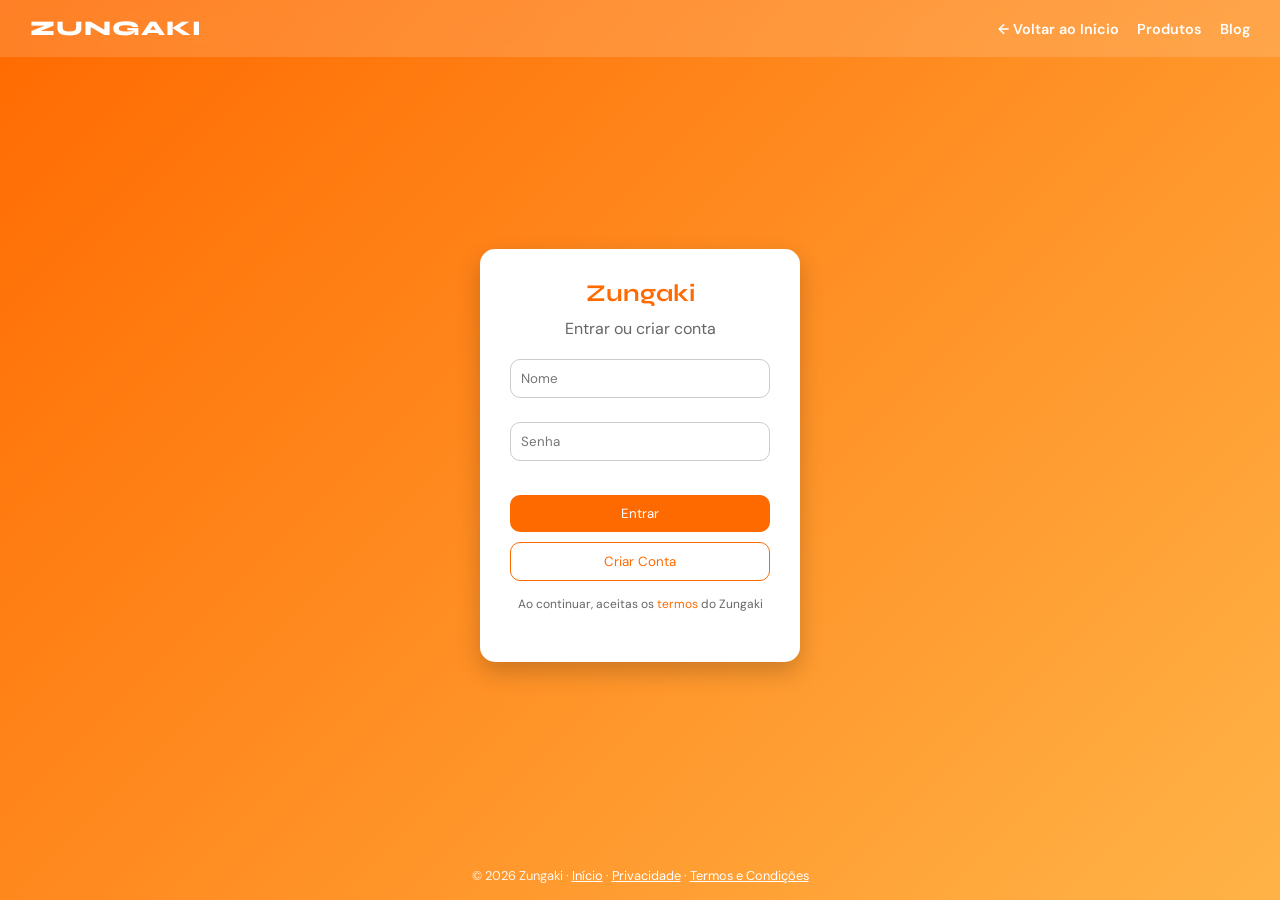
<file: zungaki-main/login.html>
<!DOCTYPE html>
<html lang="pt-AO">
<head>
    <meta charset="UTF-8">
    <meta name="viewport" content="width=device-width, initial-scale=1.0">
    <title>Login - Zungaki</title>
    <meta name="description" content="Acesse sua conta Zungaki e gerencie anúncios de produtos locais com facilidade e segurança.">
    <link rel="stylesheet" href="login.css">

    <!-- Google Analytics (GA4) -->
    <script defer src="analytics.js"></script>
</head>
<body>

<header>
    <a href="index.html" class="logo">ZUNGAKI</a>
    <nav>
        <a href="index.html">← Voltar ao Início</a>
        <a href="produtos.html">Produtos</a>
        <a href="blog.html">Blog</a>
    </nav>
</header>

<main class="login-container">

    <div class="login-box">

        <h2 id="titulo-form">Zungaki</h2>
        <p id="subtitulo-form">Entrar ou criar conta</p>

        <!-- Formulário de ENTRAR -->
        <form id="form-entrar" novalidate>
            <input type="text" id="l-nome" placeholder="Nome">
            <span class="erro" id="erro-l-nome"></span>

            <input type="password" id="l-senha" placeholder="Senha">
            <span class="erro" id="erro-l-senha"></span>

            <button type="submit">Entrar</button>
            <button type="button" class="secundario" onclick="mostrarCriarConta()">Criar Conta</button>

            <div class="msg-sucesso" id="entrar-sucesso">Login efetuado com sucesso! A redirecionar...</div>
        </form>

        <!-- Formulário de CRIAR CONTA (oculto por padrão) -->
        <form id="form-registar" novalidate style="display:none;">
            <input type="text" id="r-nome" placeholder="Nome completo">
            <span class="erro" id="erro-r-nome"></span>

            <input type="email" id="r-email" placeholder="Email">
            <span class="erro" id="erro-r-email"></span>

            <input type="password" id="r-senha" placeholder="Senha (mín. 6 caracteres)">
            <span class="erro" id="erro-r-senha"></span>

            <input type="password" id="r-confirmar" placeholder="Confirmar senha">
            <span class="erro" id="erro-r-confirmar"></span>

            <button type="submit">Registar</button>
            <button type="button" class="secundario" onclick="mostrarEntrar()">Já tenho conta</button>

            <div class="msg-sucesso" id="registar-sucesso">Conta criada com sucesso! Pode agora entrar.</div>
        </form>

        <p class="info">Ao continuar, aceitas os <a href="termos.html">termos</a> do Zungaki</p>

    </div>

</main>

<footer>
    <p>© 2026 Zungaki · <a href="index.html">Início</a> · <a href="politica-privacidade.html">Privacidade</a> · <a href="termos.html">Termos e Condições</a></p>
</footer>

<script src="Script.js"></script>
<script>
    /* =========================================================
       VALIDAÇÃO PRÓPRIA DO FORMULÁRIO DE LOGIN / REGISTO
       (reutiliza campoVazio() e emailValido() já definidas em Script.js)
    ========================================================= */

    function senhaValida(valor) {
        return valor.length >= 6;
    }

    /* --- Alternar entre os dois formulários --- */
    function mostrarCriarConta() {
        document.getElementById('form-entrar').style.display = 'none';
        document.getElementById('form-registar').style.display = 'block';
        document.getElementById('titulo-form').textContent = 'Criar Conta';
        document.getElementById('subtitulo-form').textContent = 'Junte-se à Zungaki em poucos segundos';
    }

    function mostrarEntrar() {
        document.getElementById('form-registar').style.display = 'none';
        document.getElementById('form-entrar').style.display = 'block';
        document.getElementById('titulo-form').textContent = 'Zungaki';
        document.getElementById('subtitulo-form').textContent = 'Entrar ou criar conta';
    }

    /* --- Formulário: Entrar --- */
    document.getElementById('form-entrar').addEventListener('submit', function (evento) {
        evento.preventDefault();

        var nome = document.getElementById('l-nome').value;
        var senha = document.getElementById('l-senha').value;
        var valido = true;

        mostrarErro('erro-l-nome', '');
        mostrarErro('erro-l-senha', '');

        if (campoVazio(nome)) {
            mostrarErro('erro-l-nome', 'Insira o seu nome.');
            valido = false;
        }
        if (campoVazio(senha)) {
            mostrarErro('erro-l-senha', 'Insira a sua senha.');
            valido = false;
        } else if (!senhaValida(senha)) {
            mostrarErro('erro-l-senha', 'A senha deve ter pelo menos 6 caracteres.');
            valido = false;
        }

        if (!valido) return;

        var sucesso = document.getElementById('entrar-sucesso');
        sucesso.classList.add('visivel');
        setTimeout(function () {
            window.location.href = 'index.html';
        }, 1200);
    });

    /* --- Formulário: Registar --- */
    document.getElementById('form-registar').addEventListener('submit', function (evento) {
        evento.preventDefault();

        var nome = document.getElementById('r-nome').value;
        var email = document.getElementById('r-email').value;
        var senha = document.getElementById('r-senha').value;
        var confirmar = document.getElementById('r-confirmar').value;
        var valido = true;

        mostrarErro('erro-r-nome', '');
        mostrarErro('erro-r-email', '');
        mostrarErro('erro-r-senha', '');
        mostrarErro('erro-r-confirmar', '');

        if (campoVazio(nome)) {
            mostrarErro('erro-r-nome', 'Insira o seu nome.');
            valido = false;
        }
        if (campoVazio(email)) {
            mostrarErro('erro-r-email', 'Insira o seu email.');
            valido = false;
        } else if (!emailValido(email)) {
            mostrarErro('erro-r-email', 'Insira um email válido.');
            valido = false;
        }
        if (campoVazio(senha)) {
            mostrarErro('erro-r-senha', 'Crie uma senha.');
            valido = false;
        } else if (!senhaValida(senha)) {
            mostrarErro('erro-r-senha', 'A senha deve ter pelo menos 6 caracteres.');
            valido = false;
        }
        if (campoVazio(confirmar)) {
            mostrarErro('erro-r-confirmar', 'Confirme a sua senha.');
            valido = false;
        } else if (confirmar !== senha) {
            mostrarErro('erro-r-confirmar', 'As senhas não coincidem.');
            valido = false;
        }

        if (!valido) return;

        var sucesso = document.getElementById('registar-sucesso');
        sucesso.classList.add('visivel');
        setTimeout(function () {
            document.getElementById('form-registar').reset();
            mostrarEntrar();
        }, 1500);
    });
</script>

</body>
</html>
</file>
<file: login.css>
@import url('https://fonts.googleapis.com/css2?family=Syne:wght@700;800&family=DM+Sans:wght@400;500;600;700&display=swap');

* {
    margin: 0;
    padding: 0;
    box-sizing: border-box;
    font-family: 'DM Sans', Arial, sans-serif;
}

.login-box h2,
header .logo {
    font-family: 'Syne', sans-serif;
}
.logo {
    cursor: pointer;
}
body {
    background: linear-gradient(135deg, #ff6a00, #ffb347);
    min-height: 100vh;
    display: flex;
    flex-direction: column;
}

/* HEADER */
header {
    position: fixed;
    top: 0;
    left: 0;
    width: 100%;
    display: flex;
    justify-content: space-between;
    align-items: center;
    padding: 16px 30px;
    background: rgba(255, 255, 255, 0.15);
    backdrop-filter: blur(8px);
    z-index: 10;
}

header .logo {
    color: white;
    font-weight: 800;
    font-size: 1.3rem;
    text-decoration: none;
    letter-spacing: 1px;
}

header nav {
    display: flex;
    align-items: center;
    gap: 18px;
    flex-wrap: wrap;
}

header nav a {
    color: white;
    font-weight: 600;
    text-decoration: none;
    font-size: 0.9rem;
}

header nav a:hover {
    text-decoration: underline;
}

/* CONTAINER */
.login-container {
    flex: 1;
    width: 100%;
    display: flex;
    justify-content: center;
    align-items: center;
    padding: 90px 20px 30px;
}

/* RODAPÉ */
footer {
    text-align: center;
    padding: 16px;
    font-size: 0.8rem;
    color: rgba(255, 255, 255, 0.9);
}

footer a {
    color: white;
    text-decoration: underline;
}

/* CAIXA */
.login-box {
    background: white;
    padding: 30px;
    width: 320px;
    border-radius: 15px;
    text-align: center;
    box-shadow: 0 10px 25px rgba(0,0,0,0.2);
}

/* TITULO */
.login-box h2 {
    margin-bottom: 10px;
    color: #ff6a00;
}

.login-box p {
    margin-bottom: 20px;
    color: #666;
}

/* INPUTS */
.login-box input {
    width: 100%;
    padding: 10px;
    margin-bottom: 10px;
    border: 1px solid #ccc;
    border-radius: 10px;
    outline: none;
}

/* BOTÕES */
.login-box button {
    width: 100%;
    padding: 10px;
    margin-top: 10px;
    border: none;
    border-radius: 10px;
    background: #ff6a00;
    color: white;
    cursor: pointer;
    transition: 0.3s;
}

.login-box button:hover {
    background: #e65c00;
}

/* BOTÃO SECUNDÁRIO */
.login-box .secundario {
    background: white;
    color: #ff6a00;
    border: 1px solid #ff6a00;
}

.login-box .secundario:hover {
    background: #ff6a00;
    color: white;
}

/* TEXTO FINAL */
.info {
    font-size: 12px;
    margin-top: 15px;
    color: #999;
}

.info a {
    color: #ff6a00;
    text-decoration: none;
}

.info a:hover {
    text-decoration: underline;
}

/* MENSAGENS DE ERRO */
.erro {
    display: block;
    color: #e53935;
    font-size: 0.75rem;
    text-align: left;
    margin: -6px 0 8px 2px;
    min-height: 1em;
}

/* MENSAGEM DE SUCESSO */
.msg-sucesso {
    display: none;
    color: #2e7d32;
    font-weight: 600;
    font-size: 0.85rem;
    margin-top: 12px;
}

.msg-sucesso.visivel {
    display: block;
}

@media (max-width: 480px) {
    header {
        padding: 14px 18px;
    }
    header nav a {
        font-size: 0.8rem;
    }
    .login-box {
        width: 100%;
        max-width: 320px;
    }
}
</file>
<file: style.css>
@import url('https://fonts.googleapis.com/css2?family=Syne:wght@700;800;900&family=DM+Sans:wght@400;500;600;700&display=swap');

* {
    margin: 0;
    padding: 0;
    box-sizing: border-box;
    font-family: 'DM Sans', Arial, sans-serif;
}

/* Títulos usam a mesma família tipográfica das restantes páginas do site */
h1, h2, h3, h4,
.logo,
.titulo-secao {
    font-family: 'Syne', sans-serif;
}

a {
    text-decoration: none;
    color: inherit;
}

body {
    min-height: 100vh;
    background: linear-gradient(180deg, #fff8f2 0%, #f5f2ed 100%);
    color: #222;
}

img {
    max-width: 100%;
    display: block;
}

button,
a.button {
    display: inline-flex;
    align-items: center;
    justify-content: center;
    background: #ff6a00;
    color: #fff;
    border: none;
    border-radius: 32px;
    padding: 14px 28px;
    font-weight: 700;
    cursor: pointer;
    transition: background 0.25s ease, transform 0.25s ease;
}

button:hover,
a.button:hover {
    background: #e55a00;
    transform: translateY(-1px);
}

/* Título padrão de secção — usado em Categorias, Produtos, Vantagens, etc. */
.titulo-secao {
    text-align: center;
    font-size: 2.2rem;
    color: #333;
    margin-bottom: 30px;
}

/* ===== NAVBAR ===== */
header {
    display: flex;
    width: 100%;
    justify-content: space-between;
    align-items: center;
    padding: 18px 40px;
    background: #ffffff;
    box-shadow: 0 12px 30px rgba(0, 0, 0, 0.06);
    position: sticky;
    top: 0;
    z-index: 10;
    flex-wrap: wrap;
    gap: 12px;
}

.logo {
    font-size: 1.5rem;
    font-weight: 800;
    color: #ff6a00;
    letter-spacing: 1px;
}

header nav {
    display: flex;
    flex-wrap: wrap;
    gap: 20px;
    align-items: center;
}

header nav a {
    color: #333;
    font-weight: 600;
    transition: color 0.2s ease;
}

header nav a:hover {
    color: #ff6a00;
}

/* ===== HERO ===== */
.centro {
    display: flex;
    align-items: center;
    justify-content: space-between;
    padding: 60px 40px;
    background: #f1f1f1;
    color: #333;
    gap: 40px;
}

.centro-text {
    flex: 1;
    max-width: 560px;
}

.centro-text h1 {
    font-size: 3rem;
    line-height: 1.05;
    margin-bottom: 18px;
}

.centro-text p {
    color: #555;
    line-height: 1.8;
    margin-bottom: 26px;
    font-size: 1rem;
}

.centro-text button {
    padding: 14px 30px;
    background: #ff6a00;
    color: white;
    border-radius: 30px;
    border: none;
    cursor: pointer;
    transition: background 0.2s ease, transform 0.2s ease;
}

.centro-text button:hover {
    background: #e55a00;
    transform: translateY(-1px);
}

.centro-text button a {
    color: white;
    text-decoration: none;
}

.centro-img {
    flex: 1;
    display: flex;
    justify-content: center;
}

.centro-img img {
    width: 100%;
    max-width: 520px;
    border-radius: 28px;
    box-shadow: 0 30px 60px rgba(0, 0, 0, 0.12);
}

/* ===== SOBRE ===== */
.sobre {
    padding: 60px 40px;
    background: #ff6a00;
    color: white;
    text-align: center;
}

.sobre .container-sobre {
    max-width: 860px;
    margin: 0 auto;
}

.sobre h2 {
    font-size: 2.7rem;
    margin-bottom: 18px;
    line-height: 1.05;
}

.sobre p {
    font-size: 1.05rem;
    line-height: 1.8;
    color: #fff9f2;
}

/* ===== VANTAGENS ===== */
.vantagens {
    padding: 60px 40px;
    background: #fff;
}

.vantagens h2 {
    text-align: center;
    margin-bottom: 30px;
    color: #333;
    font-size: 2.2rem;
}

.vantagens-grid {
    display: grid;
    grid-template-columns: repeat(4, minmax(0, 1fr));
    gap: 20px;
}

.vantagens article {
    padding: 28px 24px;
    background: #fff5ef;
    border-radius: 24px;
    border: 1px solid rgba(255, 106, 0, 0.1);
    text-align: center;
}

.vantagens article h3 {
    margin-bottom: 14px;
    color: #ff6a00;
}

.vantagens article p {
    color: #5a5a5a;
    line-height: 1.7;
}

/* ===== CATEGORIAS ===== */
.categorias {
    padding: 60px 40px;
    background: #eee;
    text-align: center;
}

.categorias h2 {
    font-size: 2.2rem;
    color: #333;
    margin-bottom: 30px;
}

.categorias h2 span {
    color: #ff6a00;
}

.categorias .grid {
    display: grid;
    grid-template-columns: repeat(3, 1fr);
    gap: 20px;
    max-width: 900px;
    margin: 0 auto;
}

.card {
    background: white;
    padding: 20px;
    text-align: center;
    border-radius: 10px;
    font-weight: 600;
    color: #333;
}

/* ===== PRODUTOS ===== */
.produtos {
    padding: 60px 40px;
    text-align: center;
}

.produtos h2 {
    font-size: 2.2rem;
    color: #333;
    margin-bottom: 30px;
}

.produtos h2 a {
    color: inherit;
}

.prod-grid {
    display: grid;
    grid-template-columns: repeat(4, 1fr);
    gap: 15px;
    margin-bottom: 20px;
    margin-top: 20px;
    text-align: left;
}

.produto {
    background: white;
    padding: 10px;
    border-radius: 10px;
    transition: transform 0.3s ease;
}

.produto:hover {
    transform: scale(1.02);
}

.produto a {
    display: block;
    text-decoration: none;
}

.produto img {
    width: 100%;
    height: 200px;
    object-fit: cover;
    border-radius: 10px;
    cursor: pointer;
    transition: opacity 0.2s ease;
}

.produto a:hover img {
    opacity: 0.9;
}

.produto h3 {
    margin-top: 10px;
    color: #333;
    font-size: 1rem;
}

.produto p {
    color: #666;
    font-size: 0.9rem;
}

/* ===== FEEDBACK ===== */
.feedback {
    padding: 40px 30px;
    background: #ffffff;
    border-radius: 24px;
    box-shadow: 0 20px 45px rgba(0, 0, 0, 0.08);
    margin: 30px 40px;
}

.feedback-header {
    max-width: 760px;
    margin: 0 auto 28px;
    text-align: center;
}

.feedback-header h2 {
    font-size: 2rem;
    margin-bottom: 10px;
    color: #222;
}

.feedback-header p {
    color: #666;
    line-height: 1.7;
}

.comentarios-grid {
    display: grid;
    grid-template-columns: repeat(2, minmax(0, 1fr));
    gap: 20px;
}

.comentario {
    display: flex;
    gap: 16px;
    padding: 22px;
    background: #fafafa;
    border-radius: 18px;
    border: 1px solid #f0f0f0;
    align-items: flex-start;
}

.comentario img {
    width: 88px;
    height: 88px;
    object-fit: cover;
    border-radius: 18px;
    flex-shrink: 0;
}

.comentario p {
    margin: 0 0 10px;
    color: #444;
    line-height: 1.7;
}

.comentario strong {
    color: #111;
}

/* ===== FAQ ===== */
.faq {
    padding: 60px 30px;
    background: linear-gradient(135deg, #ff7a1c 0%, #e65300 100%);
    color: #ffffff;
}

.faq-header {
    max-width: 860px;
    margin: 0 auto 30px;
    text-align: center;
}

.faq-header h2 {
    font-size: 2rem;
    margin-bottom: 12px;
}

.faq-header p {
    margin: 0 auto;
    max-width: 720px;
    color: rgba(255, 255, 255, 0.92);
    line-height: 1.7;
}

.faq-grid {
    display: grid;
    grid-template-columns: repeat(2, minmax(0, 1fr));
    gap: 18px;
    max-width: 1100px;
    margin: 0 auto;
}

.pergunta {
    background: rgba(255, 255, 255, 0.12);
    border: 1px solid rgba(255, 255, 255, 0.18);
    border-radius: 16px;
    padding: 22px 24px;
    box-shadow: 0 14px 30px rgba(0, 0, 0, 0.08);
}

.pergunta h4 {
    margin: 0 0 10px;
    font-size: 1.1rem;
}

.pergunta p {
    margin: 0;
    font-size: 1rem;
    line-height: 1.7;
    color: rgba(255, 255, 255, 0.95);
}

/* ===== REDES SOCIAIS ===== */
.redes {
    padding: 50px 40px;
    background: #fff7ef;
    text-align: center;
}

.redes-conteudo {
    max-width: 760px;
    margin: 0 auto;
}

.redes h2 {
    font-size: 2rem;
    margin-bottom: 16px;
    color: #333;
}

.redes p {
    color: #5a5a5a;
    margin-bottom: 24px;
    line-height: 1.8;
}

.redes-links {
    display: flex;
    justify-content: center;
    gap: 18px;
    flex-wrap: wrap;
}

.redes-links a {
    min-width: 140px;
    padding: 12px 18px;
    background: #ff6a00;
    color: white;
    border-radius: 999px;
    font-weight: 700;
    transition: background 0.2s ease;
}

.redes-links a:hover {
    background: #e55a00;
}

/* ===== RODAPÉ ===== */
.rodape {
    padding: 50px 40px;
    background: #14120f;
    color: #f4f2ed;
}

.rodape-grid {
    display: grid;
    grid-template-columns: repeat(4, minmax(0, 1fr));
    gap: 24px;
    margin-bottom: 28px;
}

.rodape h3,
.rodape h4 {
    color: #ffffff;
    margin-bottom: 18px;
}

.rodape p,
.rodape li {
    color: #d8d3cb;
    line-height: 1.8;
}

.rodape ul {
    list-style: none;
    padding: 0;
    margin: 0;
}

.rodape li {
    margin-bottom: 10px;
}

.rodape a {
    color: #d8d3cb;
}

.rodape a:hover {
    color: #ffb76b;
}

.direitos {
    text-align: center;
    font-size: 0.95rem;
    color: #b9b5af;
    padding-top: 10px;
    border-top: 1px solid rgba(255, 255, 255, 0.08);
}

/* ===== MAPA DO SITE (página separada) ===== */
.mapa {
    display: flex;
    justify-content: space-between;
    align-items: flex-start;
    gap: 60px;
    padding: 50px;
    background: #f1f1f1;
    flex-wrap: wrap;
    border-top: 1px solid #ddd;
}

.mapa div {
    flex: 1;
    min-width: 180px;
}

.mapa h3,
.mapa h4 {
    margin-bottom: 15px;
    color: #ff6a00;
}

.mapa p {
    margin-bottom: 10px;
    color: #555;
    cursor: pointer;
}

.mapa p:hover {
    color: #ff6a00;
}

/* ===== PARTE FINAL (parceiros/selos, se usado) ===== */
.final {
    background: #e9e9e9;
    display: flex;
    align-items: center;
    justify-content: center;
    gap: 50px;
    padding: 40px;
    flex-wrap: wrap;
    border-top: 1px solid #ccc;
    text-align: center;
}

.final img {
    width: 180px;
    object-fit: contain;
    margin: 0 auto;
}

.final h3 {
    margin-bottom: 15px;
    color: #ff6a00;
}

.final p {
    margin-bottom: 8px;
    color: #444;
}

/* ===== POP-UP TERMOS E PRIVACIDADE (CSS puro) ===== */
.popup-toggle {
    display: none;
}

.popup-overlay {
    position: fixed;
    inset: 0;
    background: rgba(0, 0, 0, 0.55);
    display: flex;
    align-items: center;
    justify-content: center;
    z-index: 999;
    padding: 20px;
}

.popup-box {
    background: #ffffff;
    max-width: 480px;
    width: 100%;
    border-radius: 20px;
    padding: 32px 28px;
    text-align: left;
    box-shadow: 0 30px 60px rgba(0, 0, 0, 0.25);
    animation: popup-in 0.3s ease;
}

.popup-box h2 {
    color: #ff6a00;
    font-size: 1.4rem;
    margin-bottom: 14px;
}

.popup-box p {
    color: #444;
    line-height: 1.7;
    margin-bottom: 22px;
    font-size: 0.95rem;
}

.popup-box a {
    color: #ff6a00;
    font-weight: 700;
    text-decoration: underline;
}

.btn-popup {
    display: inline-flex;
    align-items: center;
    justify-content: center;
    background: #ff6a00;
    color: #fff;
    border: none;
    border-radius: 32px;
    padding: 13px 26px;
    font-weight: 700;
    cursor: pointer;
    width: 100%;
    transition: background 0.25s ease;
}

.btn-popup:hover {
    background: #e55a00;
}

.popup-toggle:checked ~ .popup-overlay {
    display: none;
}

@keyframes popup-in {
    from { opacity: 0; transform: translateY(-16px); }
    to   { opacity: 1; transform: translateY(0); }
}

/* ===== MENU HAMBÚRGUER (mobile) ===== */
.menu-toggle {
    display: none;
    flex-direction: column;
    justify-content: space-between;
    width: 26px;
    height: 20px;
    background: transparent;
    border: none;
    padding: 0;
    cursor: pointer;
}

.menu-toggle span {
    display: block;
    height: 3px;
    width: 100%;
    background: #ff6a00;
    border-radius: 2px;
    transition: transform 0.25s ease, opacity 0.25s ease;
}

.menu-toggle.ativo span:nth-child(1) {
    transform: translateY(8.5px) rotate(45deg);
}

.menu-toggle.ativo span:nth-child(2) {
    opacity: 0;
}

.menu-toggle.ativo span:nth-child(3) {
    transform: translateY(-8.5px) rotate(-45deg);
}

.dark-toggle {
    background: transparent;
    border: 1px solid #ddd;
    border-radius: 50%;
    width: 38px;
    height: 38px;
    font-size: 1.1rem;
    cursor: pointer;
    padding: 0;
}

/* ===== DARK MODE ===== */
body.modo-escuro {
    background: #14120f;
    color: #eee;
}

/* Texto corrido, em geral: cinza-claro (nunca branco puro — evita ofuscar) */
body.modo-escuro p {
    color: #eee;
}

body.modo-escuro a {
    color: #eee;
}

/* ----- Header ----- */
body.modo-escuro header {
    background: #1e1c18;
    box-shadow: 0 12px 30px rgba(0, 0, 0, 0.3);
}

body.modo-escuro header nav a {
    color: #eee;
}

body.modo-escuro header nav a:hover {
    color: #ff6a00;
}

body.modo-escuro header p {
    color: #eee;
}

body.modo-escuro .menu-toggle span {
    background: #ff9a3c;
}

body.modo-escuro .dark-toggle {
    border-color: #3a352c;
}

/* ----- Hero ----- */
body.modo-escuro .centro {
    background: #1e1c18;
}

body.modo-escuro .centro-text h1 {
    color: #ff9a3c;
}

body.modo-escuro .centro-text p {
    color: #ccc;
}

/* ----- Vantagens / Produtos / Feedback / Contacto / Redes ----- */
body.modo-escuro .vantagens,
body.modo-escuro .produtos,
body.modo-escuro .feedback,
body.modo-escuro .contacto-secao,
body.modo-escuro .redes {
    background: #1e1c18;
    color: #eee;
}

body.modo-escuro .vantagens article,
body.modo-escuro .produto,
body.modo-escuro .card,
body.modo-escuro .comentario,
body.modo-escuro .contacto-form-box input,
body.modo-escuro .contacto-form-box textarea {
    background: #26221c;
    color: #eee;
    border-color: #3a352c;
}

body.modo-escuro .categorias {
    background: #100f0d;
}

body.modo-escuro .vantagens h2,
body.modo-escuro .categorias h2,
body.modo-escuro .produtos h2,
body.modo-escuro .feedback-header h2,
body.modo-escuro .contacto-form-box h2,
body.modo-escuro .contacto-mapa-box h2,
body.modo-escuro .redes h2,
body.modo-escuro .produto h3,
body.modo-escuro .card {
    color: #f5f5f5;
}

body.modo-escuro .vantagens article p,
body.modo-escuro .produto p,
body.modo-escuro .feedback-header p,
body.modo-escuro .comentario p,
body.modo-escuro .redes p,
body.modo-escuro .campo label {
    color: #ccc;
}

body.modo-escuro .comentario strong {
    color: #fff;
}

body.modo-escuro .partilhar-titulo {
    color: #eee;
}

body.modo-escuro .partilhar-links button {
    background: #26221c;
    border-color: #3a352c;
    color: #eee;
}

body.modo-escuro .redes-links a {
    color: #fff;
}

body.modo-escuro #mapa-google {
    background: #26221c;
}

body.modo-escuro .mapa-fallback {
    color: #aaa;
}

/* ----- Pop-up de Termos/Privacidade (fundo claro fixo → precisa de versão própria) ----- */
body.modo-escuro .popup-overlay {
    background: rgba(0, 0, 0, 0.7);
}

body.modo-escuro .popup-box {
    background: #1e1c18;
    box-shadow: 0 30px 60px rgba(0, 0, 0, 0.5);
}

body.modo-escuro .popup-box h2 {
    color: #ff9a3c;
}

body.modo-escuro .popup-box p {
    color: #eee;
}

body.modo-escuro .popup-box a {
    color: #ff9a3c;
}

/* Páginas de Termos / Política de Privacidade (se usarem estas classes) */
body.modo-escuro .aviso p,
body.modo-escuro .politicas p,
body.modo-escuro .politica p,
body.modo-escuro .termos p {
    color: #eee;
}

/* ===== CARROSSEL DE PRODUTOS ===== */
.carousel {
    display: flex;
    align-items: center;
    gap: 12px;
    max-width: 1100px;
    margin: 0 auto;
}

.carousel-track-container {
    overflow: hidden;
    flex: 1;
}

.carousel-track {
    display: flex;
    gap: 15px;
    list-style: none;
    transition: transform 0.4s ease;
}

.carousel-track .produto {
    flex: 0 0 calc(25% - 12px);
    min-width: 0;
}

.carousel-btn {
    background: #fff;
    border: 1px solid #eee;
    color: #ff6a00;
    width: 40px;
    height: 40px;
    border-radius: 50%;
    font-size: 1rem;
    cursor: pointer;
    flex-shrink: 0;
    transition: background 0.2s ease;
}

.carousel-btn:hover {
    background: #fff0e4;
}

.carousel-dots {
    display: flex;
    justify-content: center;
    gap: 8px;
    margin-top: 18px;
}

.dot {
    width: 9px;
    height: 9px;
    border-radius: 50%;
    background: #ddd;
    border: none;
    cursor: pointer;
    padding: 0;
}

.dot.ativo {
    background: #ff6a00;
}

/* ===== BOTÃO VOLTAR AO TOPO ===== */
.btn-topo {
    position: fixed;
    bottom: 24px;
    right: 24px;
    width: 46px;
    height: 46px;
    border-radius: 50%;
    background: #ff6a00;
    color: #fff;
    border: none;
    font-size: 1.2rem;
    cursor: pointer;
    opacity: 0;
    visibility: hidden;
    transform: translateY(10px);
    transition: opacity 0.25s ease, transform 0.25s ease, visibility 0.25s;
    z-index: 500;
}

.btn-topo.visivel {
    opacity: 1;
    visibility: visible;
    transform: translateY(0);
}

/* ===== NEWSLETTER ===== */
.newsletter {
    background: #1a1a1a;
    padding: 60px 40px;
    text-align: center;
}

.newsletter-box {
    max-width: 560px;
    margin: 0 auto;
}

.newsletter-label {
    color: #ff6a00;
    font-weight: 700;
    text-transform: uppercase;
    letter-spacing: 1px;
    font-size: 0.85rem;
    margin-bottom: 12px;
}

.newsletter-box h2 {
    color: white;
    font-size: 2rem;
    margin-bottom: 14px;
    line-height: 1.2;
}

.newsletter-desc {
    color: #aaa;
    line-height: 1.7;
    margin-bottom: 28px;
}

.newsletter-campo {
    display: flex;
    gap: 12px;
    justify-content: center;
    flex-wrap: wrap;
}

.newsletter-campo input {
    padding: 13px 18px;
    border-radius: 12px;
    border: none;
    font-size: 0.95rem;
    min-width: 240px;
    outline: none;
}

.newsletter-campo button {
    padding: 13px 26px;
}

.newsletter-nota {
    color: #666;
    font-size: 0.78rem;
    margin-top: 12px;
}

.newsletter-nota a {
    color: #ff6a00;
}

/* ===== MENSAGENS DE ERRO E SUCESSO (formulários) ===== */
.erro {
    display: block;
    color: #e53935;
    font-size: 0.82rem;
    margin-top: 4px;
    min-height: 1.1em;
}

.msg-sucesso {
    display: none;
    color: #4caf50;
    margin-top: 14px;
    font-weight: 600;
}

.msg-sucesso.visivel {
    display: block;
}

/* ===== PARTILHA SOCIAL ===== */
.partilhar-titulo {
    margin-top: 30px;
    font-weight: 700;
    color: #333;
}

.partilhar-links {
    display: flex;
    justify-content: center;
    gap: 12px;
    flex-wrap: wrap;
    margin-top: 12px;
}

.partilhar-links button {
    background: #fff;
    border: 1px solid #ddd;
    color: #333;
    padding: 10px 18px;
    border-radius: 999px;
    font-weight: 600;
    cursor: pointer;
}

.partilhar-links button:hover {
    border-color: #ff6a00;
    color: #ff6a00;
}

/* ===== CONTACTO: FORMULÁRIO + MAPA ===== */
.contacto-secao {
    padding: 60px 40px;
    background: #fff;
}

.contacto-grid {
    display: grid;
    grid-template-columns: 1fr 1fr;
    gap: 30px;
    max-width: 1100px;
    margin: 0 auto;
}

.contacto-form-box h2,
.contacto-mapa-box h2 {
    margin-bottom: 18px;
    color: #333;
}

.campo {
    margin-bottom: 16px;
    text-align: left;
}

.campo label {
    display: block;
    font-weight: 600;
    margin-bottom: 6px;
    font-size: 0.9rem;
    color: #444;
}

.campo input,
.campo textarea {
    width: 100%;
    padding: 11px 14px;
    border-radius: 10px;
    border: 1px solid #ddd;
    font-size: 0.95rem;
    font-family: inherit;
    outline: none;
}

.campo input:focus,
.campo textarea:focus {
    border-color: #ff6a00;
}

#mapa-google {
    width: 100%;
    height: 320px;
    border-radius: 16px;
    background: #eee;
    border: 0;
    overflow: hidden;
}

.mapa-fallback {
    display: flex;
    align-items: center;
    justify-content: center;
    height: 100%;
    padding: 0 20px;
    text-align: center;
    color: #888;
    font-size: 0.92rem;
    line-height: 1.6;
}

/* =========================
   RESPONSIVIDADE
========================= */

/* TABLET */
@media (max-width: 1024px) {
    .centro {
        flex-direction: column;
        text-align: center;
        gap: 30px;
    }

    .centro-img img {
        width: 250px;
    }

    .prod-grid {
        grid-template-columns: repeat(2, 1fr);
    }

    .categorias .grid {
        grid-template-columns: repeat(2, 1fr);
    }

    .vantagens-grid {
        grid-template-columns: repeat(2, 1fr);
    }

    .mapa {
        gap: 60px;
        flex-wrap: wrap;
    }

    .feedback {
        flex-wrap: wrap;
        gap: 30px;
    }

    .carousel-track .produto {
        flex: 0 0 calc(50% - 8px);
    }

    .contacto-grid {
        grid-template-columns: 1fr;
    }
}

/* MOBILE */
@media (max-width: 768px) {
    header {
        position: relative;
    }

    .menu-toggle {
        display: flex;
    }

    header nav {
        display: none;
        flex-direction: column;
        width: 100%;
        gap: 0;
        background: #fff;
        position: absolute;
        top: 100%;
        left: 0;
        box-shadow: 0 12px 20px rgba(0, 0, 0, 0.08);
    }

    header nav.aberto {
        display: flex;
    }

    header nav a {
        padding: 14px 24px;
        border-top: 1px solid #f0f0f0;
        width: 100%;
    }

    body.modo-escuro header nav {
        background: #1e1c18;
    }

    body.modo-escuro header nav a {
        border-top-color: #2c281f;
    }

    .centro {
        flex-direction: column;
        padding: 30px;
        text-align: center;
    }

    .centro-img img {
        width: 200px;
    }

    .prod-grid {
        grid-template-columns: 1fr;
    }

    .categorias .grid {
        grid-template-columns: 1fr;
    }

    .vantagens-grid {
        grid-template-columns: 1fr;
    }

    .faq-grid {
        grid-template-columns: 1fr;
    }

    .rodape-grid {
        grid-template-columns: repeat(2, 1fr);
        text-align: left;
    }

    .feedback {
        flex-direction: column;
        align-items: center;
        margin: 20px;
        padding: 30px 20px;
    }

    .comentarios-grid {
        grid-template-columns: 1fr;
    }

    .comentario {
        justify-content: center;
    }

    .mapa {
        flex-direction: column;
        text-align: center;
        gap: 30px;
    }

    .final {
        flex-direction: column;
        text-align: center;
    }
}

/* MOBILE PEQUENO */
@media (max-width: 480px) {
    .centro-text h1 {
        font-size: 28px;
    }

    .centro-text button {
        margin-top: 30px;
    }

    .comentario img {
        width: 100px;
        height: 100px;
    }

    .produto img {
        height: 160px;
    }

    .rodape-grid {
        grid-template-columns: 1fr;
    }

    .popup-box {
        padding: 24px 20px;
    }

    .carousel-track .produto {
        flex: 0 0 100%;
    }

    .btn-topo {
        bottom: 16px;
        right: 16px;
    }
}
</file>
<file: produtos.css>
* {
    margin: 0;
    padding: 0;
    box-sizing: border-box;
    font-family: 'DM Sans', Arial, sans-serif;
}

.produtos h2 {
    font-family: 'Syne', sans-serif;
}

body {
    background: #f5f5f5;
}
.logo {
    cursor: pointer;
}

/* TITULO */
.produtos h2 {
    text-align: center;
    margin: 40px 0;
    color: #ff6a00;
}

/* GRID PRODUTOS */
.prod-grid {
    display: grid;
    grid-template-columns: repeat(4, 1fr);
    gap: 20px;
    padding: 0 40px;
    margin-bottom: 18px ;
}

/* CARD PRODUTO */
.produto {
    background: white;
    padding: 10px;
    border-radius: 10px;
    transition: all 0.3s ease;
    position: relative;  
}

.produto:hover {
    transform: scale(1.03);
}

.produto img {
    width: 100%;
    height: 200px;
    object-fit: cover;
    border-radius: 10px;
}

.produto h3 {
    margin-top: 10px;
}

.produto p {
    color: #555;
}

/* Detalhes ocultos por padrão */
.produto-detalhes {
    display: none;
    margin-top: 12px;
    padding-top: 12px;
    border-top: 1px solid #eee;
}

.descricao {
    color: #666;
    font-size: 0.95rem;
    line-height: 1.6;
    margin-bottom: 12px;
}

.btn-comprar {
    width: 100%;
    padding: 10px 16px;
    background: #ff6a00;
    color: white;
    border: none;
    border-radius: 8px;
    cursor: pointer;
    font-weight: bold;
    transition: background 0.2s ease;
}

.btn-comprar:hover {
    background: #e55a00;
}

/* Quando produto está expandido */
.produto.expandido {
    grid-column: span 2;
    padding: 20px;
}

.produto.expandido img {
    height: 250px;
}

.produto.expandido .produto-detalhes {
    display: block;
}

@media (max-width: 1200px) {
    .prod-grid {
        grid-template-columns: repeat(3, 1fr);
    }
    
    .produto.expandido {
        grid-column: span 1.5;
    }
}

@media (max-width: 768px) {
    .prod-grid {
        grid-template-columns: repeat(2, 1fr);
    }
    
    .produto.expandido {
        grid-column: span 2;
    }
}

@media (max-width: 480px) {
    .prod-grid {
        grid-template-columns: 1fr;
        padding: 0 20px;
    }
    
    .produto.expandido {
        grid-column: span 1;
    }
}

/* ===== MODO ESCURO ===== */
body.modo-escuro {
    background: #14120f;
    color: #eee;
}

body.modo-escuro .produtos h2 {
    color: #f5f5f5;
}

body.modo-escuro .produto {
    background: #26221c;
}

body.modo-escuro .produto h3 {
    color: #f5f5f5;
}

body.modo-escuro .produto p {
    color: #bbb;
}

body.modo-escuro .produto-detalhes {
    border-top-color: #3a352c;
}

body.modo-escuro .descricao {
    color: #ccc;
}

/* ===== RODAPÉ ===== */
footer {
    background: #1a1a1a;
    color: #bbb;
    text-align: center;
    padding: 24px;
    font-size: 0.88rem;
}
.logo {
    cursor: pointer;
}
footer a {
    color: #ff6a00;
    text-decoration: none;
}

footer a:hover {
    text-decoration: underline;
}

body.modo-escuro footer {
    background: #0f0d0b;
}
</file>
<file: zungaki-main/login.css>
@import url('https://fonts.googleapis.com/css2?family=Syne:wght@700;800&family=DM+Sans:wght@400;500;600;700&display=swap');

* {
    margin: 0;
    padding: 0;
    box-sizing: border-box;
    font-family: 'DM Sans', Arial, sans-serif;
}

.login-box h2,
header .logo {
    font-family: 'Syne', sans-serif;
}

body {
    background: linear-gradient(135deg, #ff6a00, #ffb347);
    min-height: 100vh;
    display: flex;
    flex-direction: column;
}

/* HEADER */
header {
    position: fixed;
    top: 0;
    left: 0;
    width: 100%;
    display: flex;
    justify-content: space-between;
    align-items: center;
    padding: 16px 30px;
    background: rgba(255, 255, 255, 0.15);
    backdrop-filter: blur(8px);
    z-index: 10;
}

header .logo {
    color: white;
    font-weight: 800;
    font-size: 1.3rem;
    text-decoration: none;
    letter-spacing: 1px;
}

header nav {
    display: flex;
    align-items: center;
    gap: 18px;
    flex-wrap: wrap;
}

header nav a {
    color: white;
    font-weight: 600;
    text-decoration: none;
    font-size: 0.9rem;
}

header nav a:hover {
    text-decoration: underline;
}

/* CONTAINER */
.login-container {
    flex: 1;
    width: 100%;
    display: flex;
    justify-content: center;
    align-items: center;
    padding: 90px 20px 30px;
}

/* RODAPÉ */
footer {
    text-align: center;
    padding: 16px;
    font-size: 0.8rem;
    color: rgba(255, 255, 255, 0.9);
}

footer a {
    color: white;
    text-decoration: underline;
}

/* CAIXA */
.login-box {
    background: white;
    padding: 30px;
    width: 320px;
    border-radius: 15px;
    text-align: center;
    box-shadow: 0 10px 25px rgba(0,0,0,0.2);
}

/* TITULO */
.login-box h2 {
    margin-bottom: 10px;
    color: #ff6a00;
}

.login-box p {
    margin-bottom: 20px;
    color: #666;
}

/* INPUTS */
.login-box input {
    width: 100%;
    padding: 10px;
    margin-bottom: 10px;
    border: 1px solid #ccc;
    border-radius: 10px;
    outline: none;
}

/* BOTÕES */
.login-box button {
    width: 100%;
    padding: 10px;
    margin-top: 10px;
    border: none;
    border-radius: 10px;
    background: #ff6a00;
    color: white;
    cursor: pointer;
    transition: 0.3s;
}

.login-box button:hover {
    background: #e65c00;
}

/* BOTÃO SECUNDÁRIO */
.login-box .secundario {
    background: white;
    color: #ff6a00;
    border: 1px solid #ff6a00;
}

.login-box .secundario:hover {
    background: #ff6a00;
    color: white;
}

/* TEXTO FINAL */
.info {
    font-size: 12px;
    margin-top: 15px;
    color: #999;
}

.info a {
    color: #ff6a00;
    text-decoration: none;
}

.info a:hover {
    text-decoration: underline;
}

/* MENSAGENS DE ERRO */
.erro {
    display: block;
    color: #e53935;
    font-size: 0.75rem;
    text-align: left;
    margin: -6px 0 8px 2px;
    min-height: 1em;
}

/* MENSAGEM DE SUCESSO */
.msg-sucesso {
    display: none;
    color: #2e7d32;
    font-weight: 600;
    font-size: 0.85rem;
    margin-top: 12px;
}

.msg-sucesso.visivel {
    display: block;
}

@media (max-width: 480px) {
    header {
        padding: 14px 18px;
    }
    header nav a {
        font-size: 0.8rem;
    }
    .login-box {
        width: 100%;
        max-width: 320px;
    }
}
</file>
